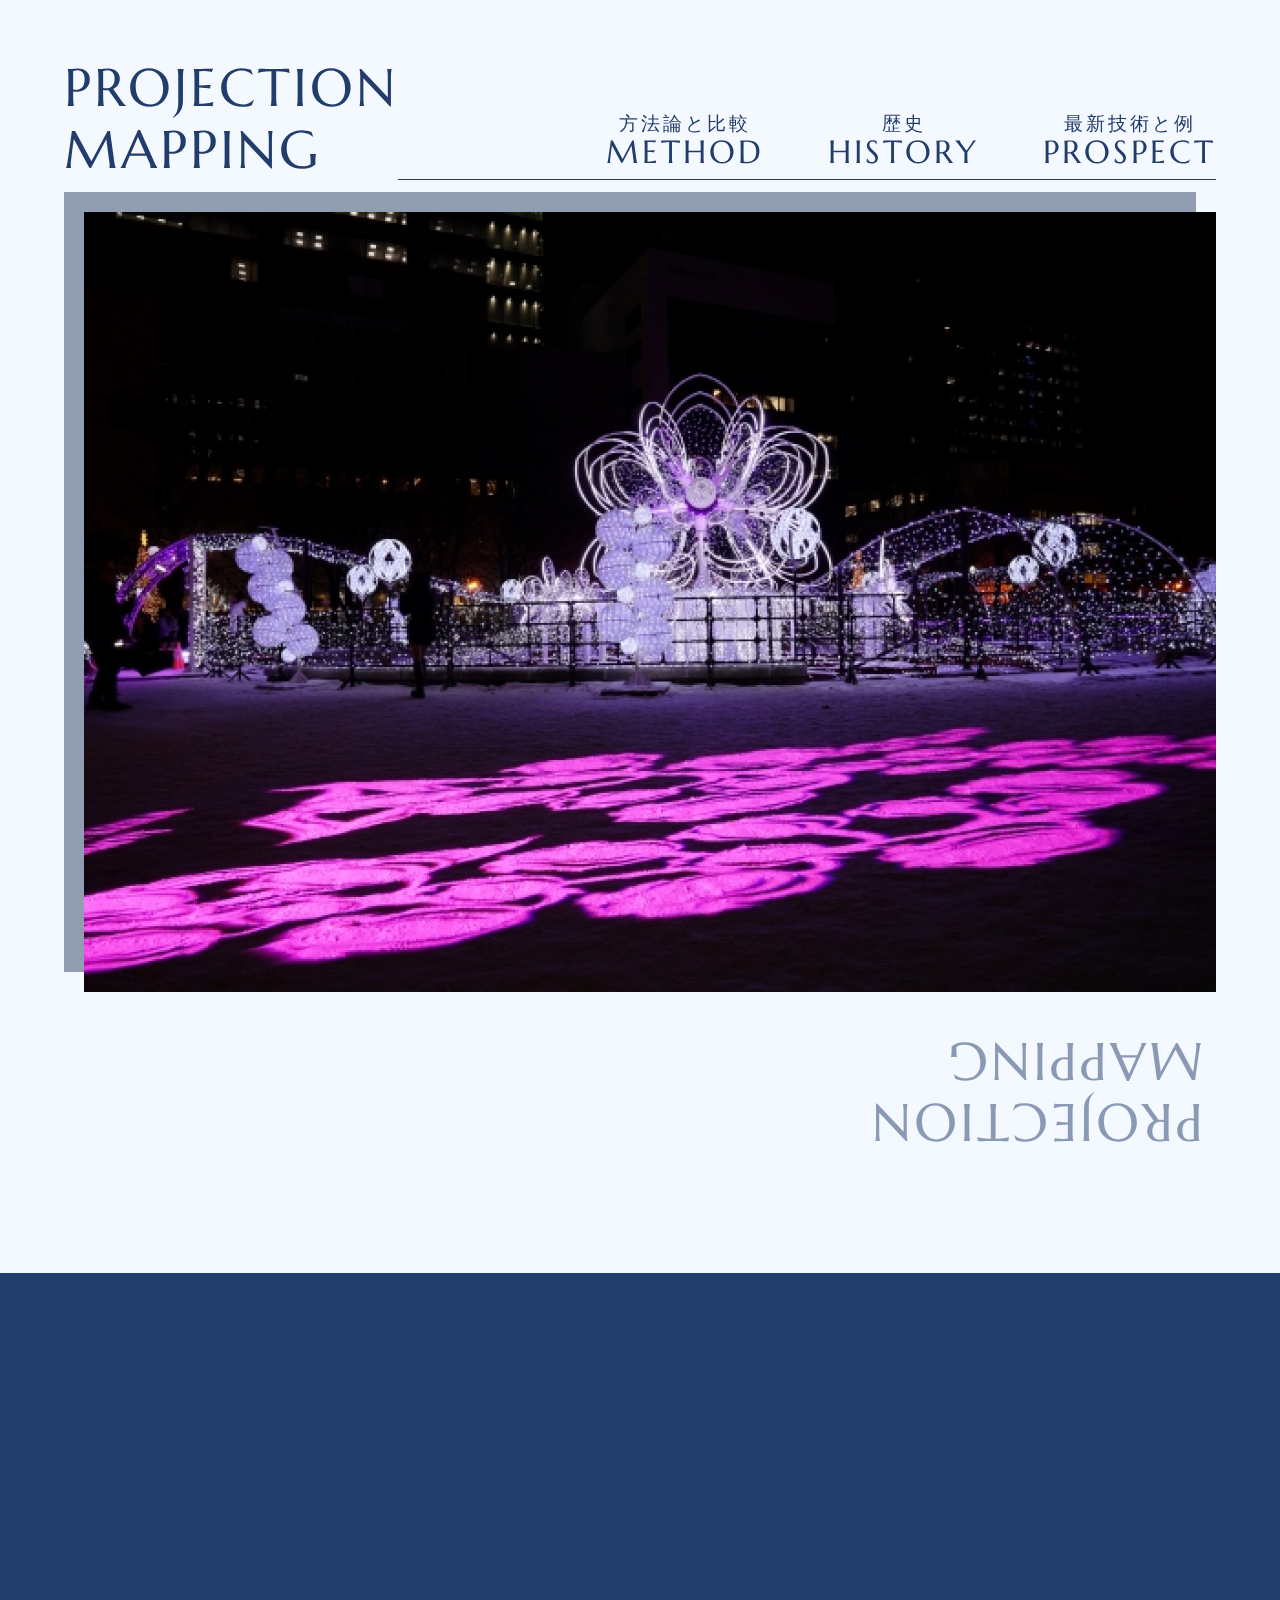
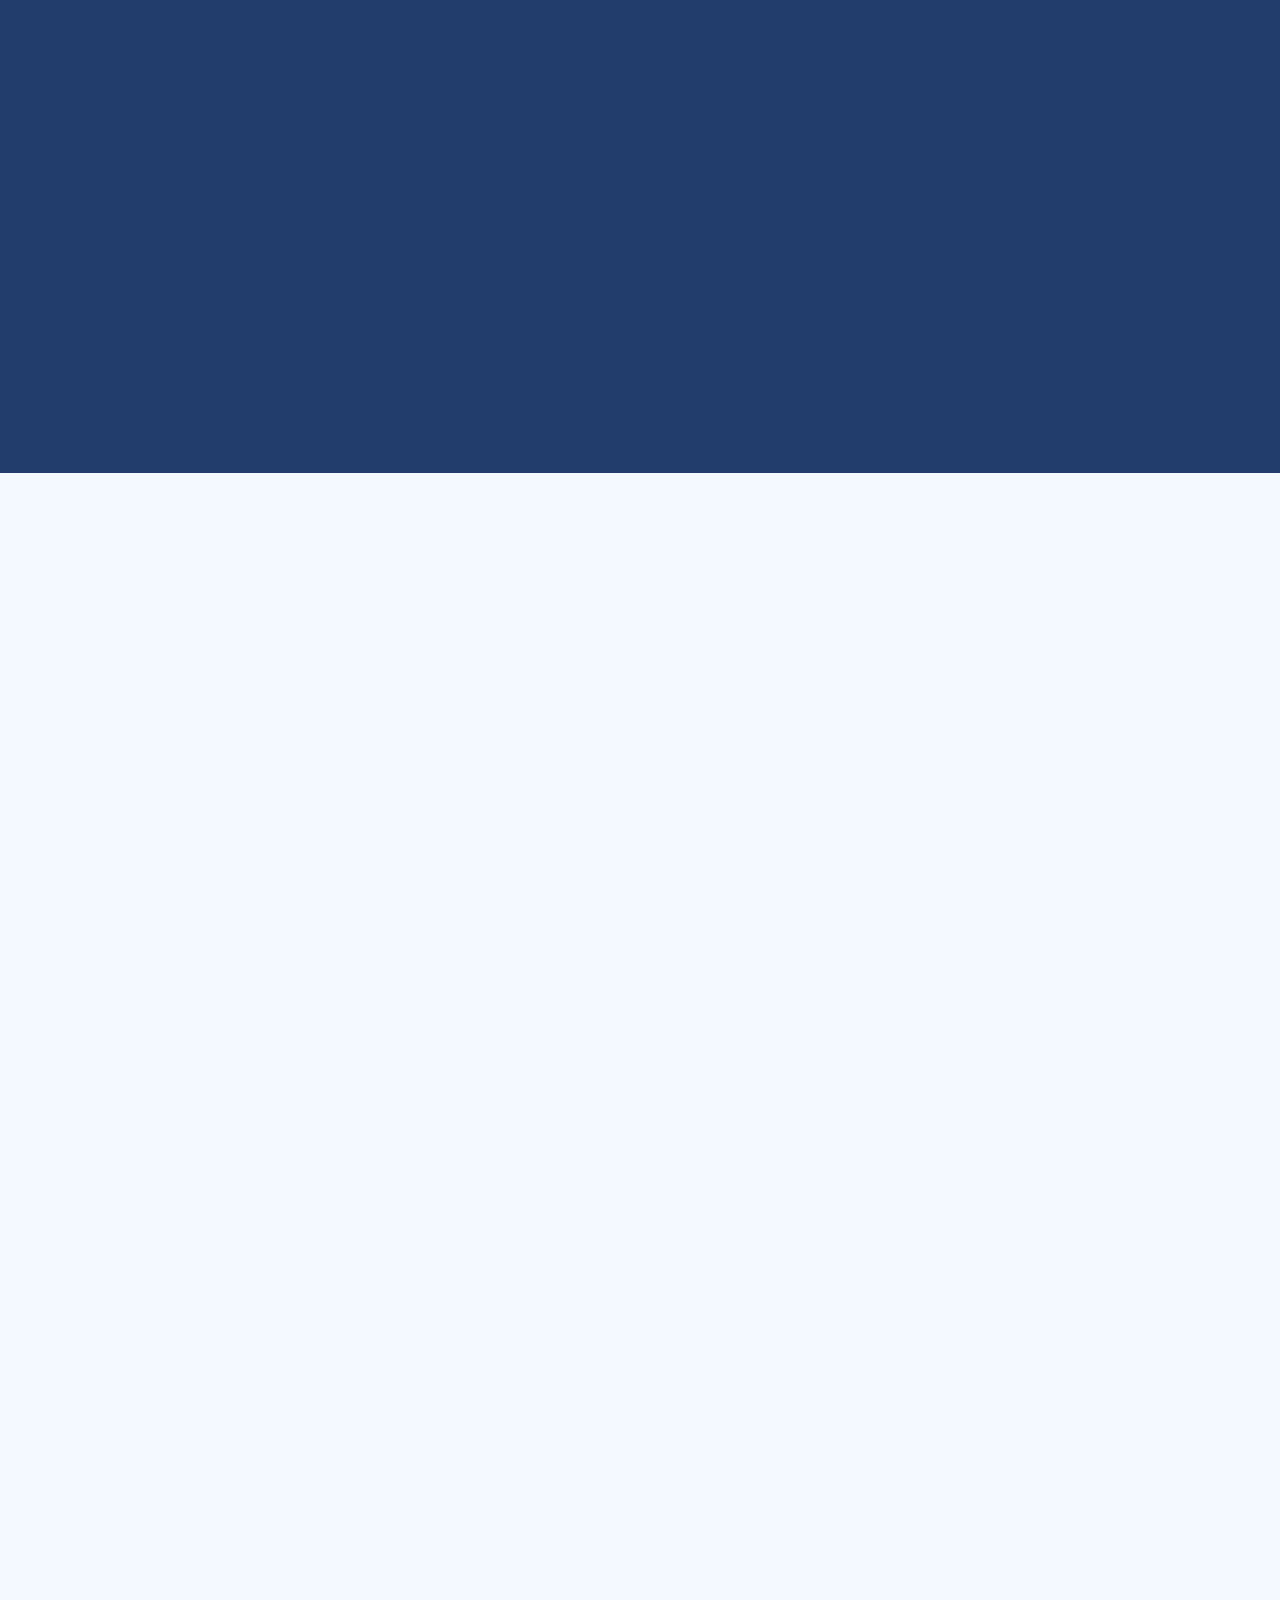
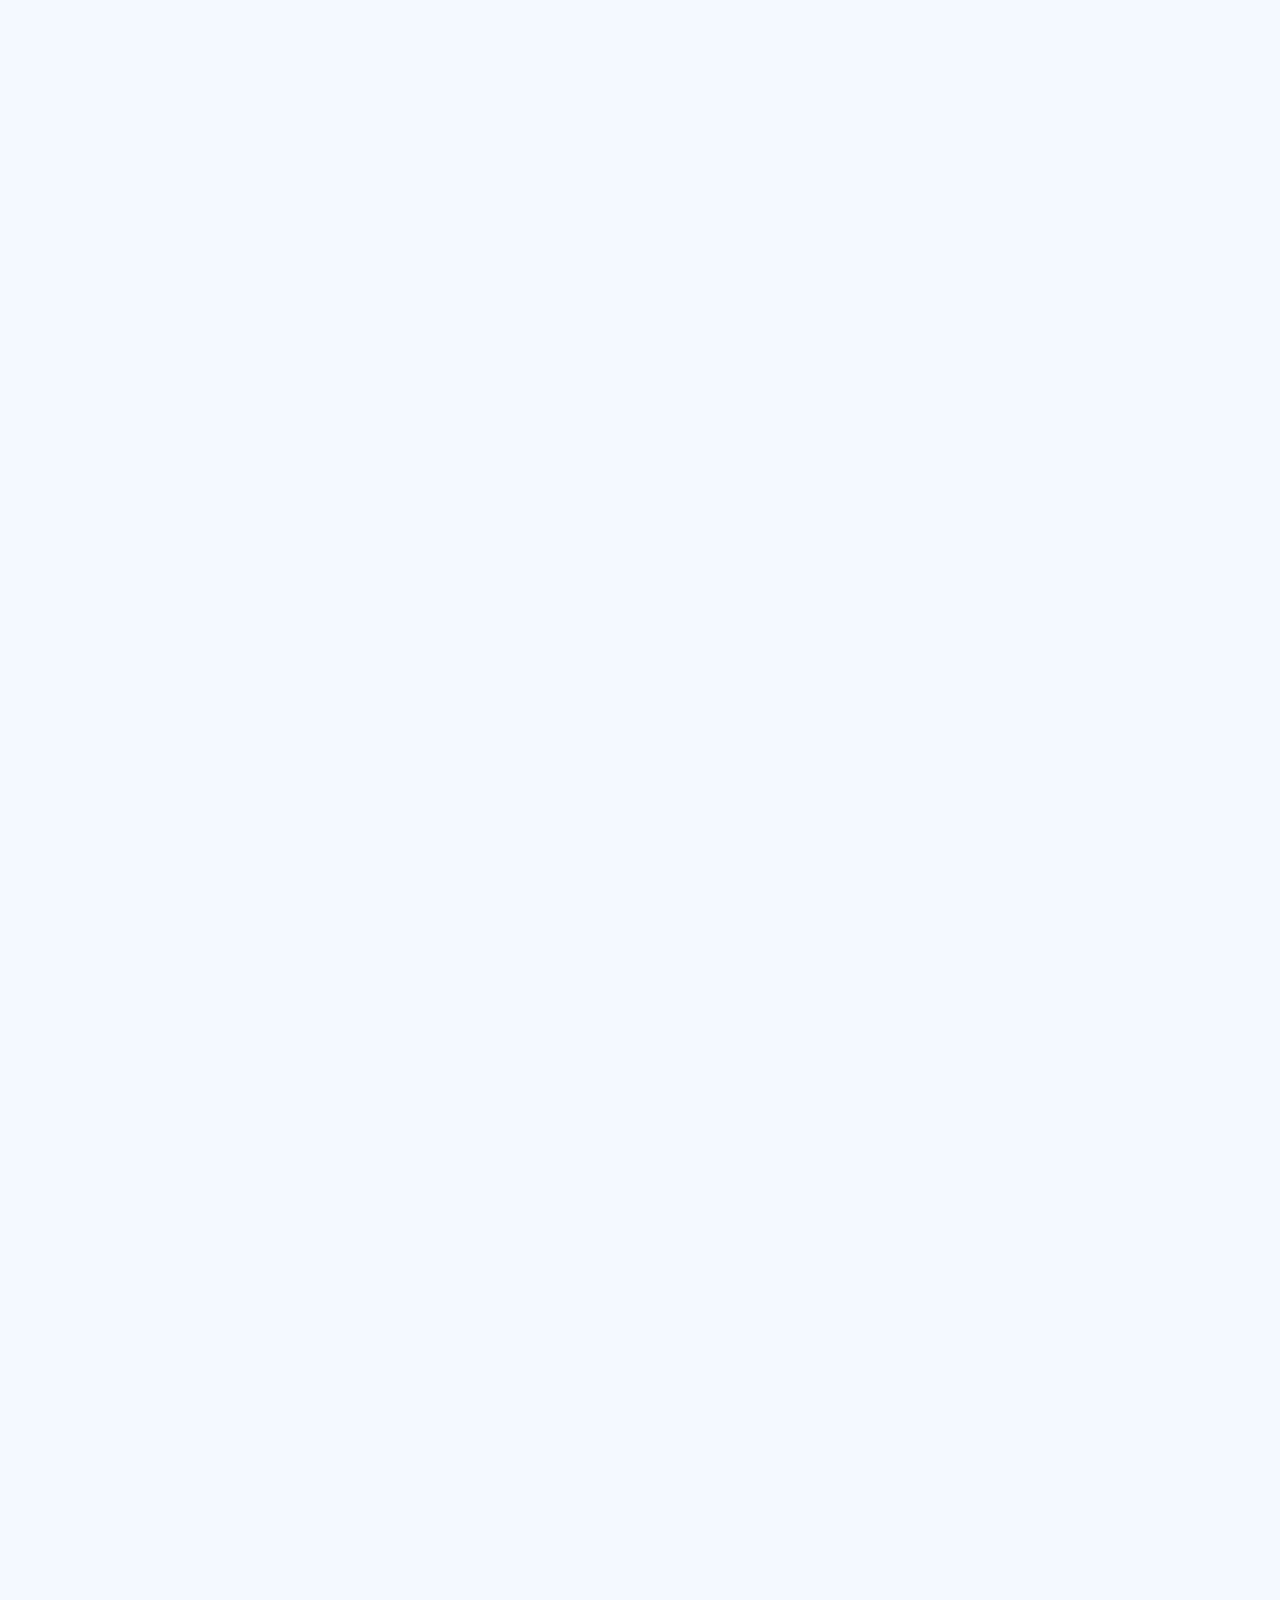
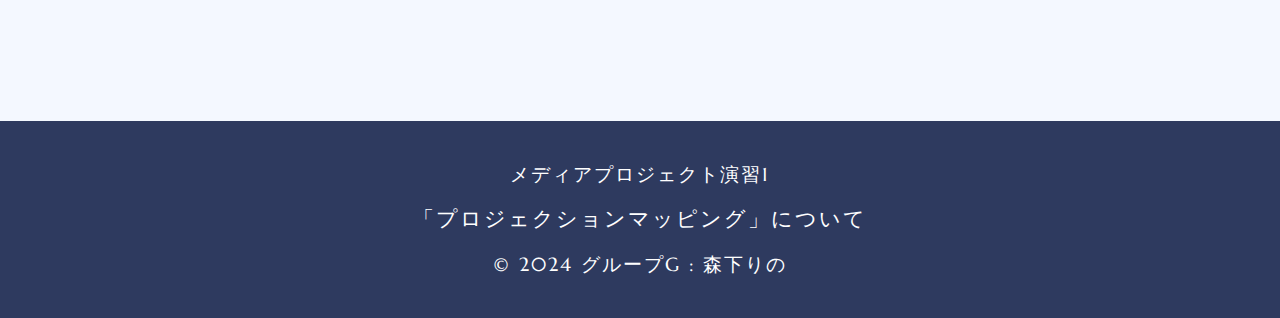
<file: index.html>
<!DOCTYPE HTML PUBLIC "-//W3C//DTD HTML 4.01 Transitional//EN">
<html>

<head>
    <meta charset="UTF-8">
    <link rel="preconnect" href="https://fonts.googleapis.com">
    <link rel="preconnect" href="https://fonts.gstatic.com" crossorigin>
    <link href="https://fonts.googleapis.com/css2?family=Marcellus+SC&family=Noto+Sans+JP&display=swap"
        rel="stylesheet">
    <title>website_G</title>
    <link rel="stylesheet" href="reset.css">
    <link rel="stylesheet" href="website_G.css">
    <meta name="viewport" content="width=device-width, initial-scale=1.0">
</head>

<script>document.addEventListener('DOMContentLoaded', () => {
        const objects = document.querySelectorAll('.scroll-in');

        const cb = function (entries, observer) {
            entries.forEach(entry => {
                console.log(`IsIntersecting: ${entry.isIntersecting}`, entry.target);
                if (entry.isIntersecting) {
                    entry.target.classList.add('displayed');
                    observer.unobserve(entry.target);
                }
            });
        };

        const options = {
            root: null,
            rootMargin: "0px",
            threshold: 0.1
        };

        const io = new IntersectionObserver(cb, options);

        objects.forEach(object => {
            io.observe(object);
        });
    });</script>

<body>

    <!--ヘッダー-->
    <header>
        <p class="title">PROJECTION <br> MAPPING </p>

        <nav class="nav">
            <ul class="menu-group">
                <li class="menu-item">
                    <div class="menu-item-sub">
                        <a href="method/projection.html">方法論と比較</a>
                        <div class="menu-item-main">
                            <a href="method/projection.html">METHOD</a>
                        </div>
                    </div>
                </li>
                <li class="menu-item">
                    <div class="menu-item-sub">
                        <a href="history/history.html">歴史</a>
                        <div class="menu-item-main">
                            <a href="history/history.html">HISTORY</a>
                        </div>
                    </div>
                </li>
                <li class="menu-item">
                    <div class="menu-item-sub">
                        <a href="prospect/prospect.html">最新技術と例</a>
                        <div class="menu-item-main">
                            <a href="prospect/prospect.html">PROSPECT</a>
                        </div>
                    </div>
                </li>
            </ul>
            <div class="line"></div>
        </nav>
    </header>

    <main>

        <!--ホーム-->
        <img src="photo/photo1.png" class="scroll-in" alt="MAPPING" width="90%" height="800"
            style="display: block; margin:0 auto;">

        <p class="main-title" style="margin-top: 3%; margin-right: 6%; transform: rotate(180deg); opacity: 0.5;">
            PROJECTION <br> MAPPING
        </p>

        <img src="photo/photo2.png" class="scroll-in" alt="Photo2"
            style="display: block; margin-top: -6.5%; margin-left: 5%;">


        <!--プロジェクションマッピングとは-->
        <section class="about-section">
            <div class="about-container">
                <p class="scroll-in sub-title">ABOUT</p>
                <br>
                <p class="scroll-in sub-strings">プロジェクションマッピングとは</p>
                <br><br><br>
                <div class="scroll-in about-line"></div>
                <p class="scroll-in sub-strings">
                    <br><br><br>
                    プロジェクションマッピングとは、実物と映像をシンクロさせる映像手法である。<br><br><br>
                    建築物や立体物などの凹凸のある面に映像を投映し、実物と映像を融合させることで<br><br><br>
                    物体が動いたり変形したり、自ら光を放っているように見せる幻想的な表現を実現する。<br><br><br>
                    プロジェクションマッピングは投映が終わればすぐ原状復帰できるのも大きな特徴である。<br><br><br>
                    建物に手を加える必要がないため、歴史的建造物などの演出をすることも適している。<br><br><br>
                </p>
                <br>
                <div class="scroll-in about-line"></div>
            </div>
        </section>

        <!--方法論と比較-->
        <p class="scroll-in sub-title" , style="margin-left: 5%">01</p>
        <p class="scroll-in sub-strings" , style="margin-left: 10%; margin-top: -2.5%;">方法論と比較</p>
        <div class="scroll-in method-line" , style="margin-left: 5%; margin-top: 1%;"></div>
        <a href="method/projection.html" class="scroll-in image-button">
            <img src="photo/photo3.svg" alt="Photo3" style="margin-left: 70%; margin-top: -4%;">
        </a>
        <p class="scroll-in sub-title" , style="margin-left: 5%; margin-top: -7%;">METHOD</p>

        <div class="scroll-in content-wrapper">
            <img src="photo/method.jpg" alt="Photo4" width="650" height="450" style="margin: 5%;">
            <div class="text-and-photo">
                <img src="photo/photo5.svg" class="scroll-in" alt="Photo5" width="377" height="379"
                    style="margin: 15%; margin-left: -10%;">
                <p class="scroll-in sub-strings" , style="margin-top: -100%;">
                    <strong>「プロジェクションマッピング」</strong><br><br><br>
                    において使われている、<br><br><br>
                    主な技術や方法論について<br><br><br>
                    他の技術との比較をまとめる<br><br><br>
                </p>
            </div>
        </div>

        <!--歴史-->
        <section class="scroll-in history-section">
            <p class="scroll-in sub-title" , style="margin-left: 5%">02</p>
            <p class="scroll-in vertical-sub-strings" , style="margin-left: 8%; margin-top: 1.5%;">歴史</p>
            <div class="scroll-in history-line" , style="margin-left: 13.75%; margin-top: -9%;"></div>
            <p class="sub-title" , style="margin-right:63%; margin-top: -12.5%;  transform: rotate(90deg);">HISTORY
            </p>
            <a href="history/history.html" class="scroll-in image-button">
                <img src="photo/photo3.svg" alt="Photo3" style="margin-top: 7%;">
            </a>
            <img src="photo/history.png" class="scroll-in" alt="Photo6" width="650" height="450"
                style="margin-left: 45%; margin-top: -40%;">
        </section>

        <p class="scroll-in sub-strings" , style="text-align: center; margin-top: 3%;">
            <strong>「プロジェクションマッピング」</strong>の歴史についてまとめ、歴史と共に技術の移り変わりを深掘りする
        </p>
        <img src="photo/photo7.svg" class="scroll-in" alt="Photo7"
            style="margin-left: 10%; margin-top: -15%; position: absolute; z-index: -1;">

        <!--最新技術と例-->
        <img src="photo/prospect.jpeg" class="scroll-in" alt="Photo8"
            style="margin-left: 8%; margin-top: 20%; position: relative;">

        <div class="scroll-in group-container" style="margin-top: -43%; position: relative;">
            <a href="prospect/prospect.html" class="scroll-in image-button">
                <img src="photo/photo10.svg" alt="Photo10" 
                    style="z-index: 1000; margin-left: 35%; margin-bottom: -7.5%; position: relative;">
            </a>
            <p class="scroll-in sub-title" style="margin-left: 75%;">03</p>
            <p class="scroll-in sub-strings" style="margin-left: 81%; margin-top: -2.0%;">最新技術と例</p>
            <br>
            <div class="scroll-in prospect-line" style="margin-left: 48%; z-index: -1; position: relative;"></div>
            <br>
            <p class="scroll-in sub-title" style="margin-left: 74%;">PROSPECT</p>
            <br><br><br>
            <img src="photo/photo9.svg" class="scroll-in" alt="Photo9"
                style="margin-left: 55%; position: absolute; z-index: -1;">
            <br><br><br>
            <p class="scroll-in sub-strings" style="margin-left: 55%;">
                <strong>「プロジェクションマッピング」</strong>にまつわる<br><br><br>
                先行研究や技術が実用されている例をあげながら<br><br><br>
                これからの技術展望とその例について取り上げる<br><br><br>
            </p>
        </div>

        <!--参考文献-->
        <p class="scroll-in sub-title" , style="margin-top: 15%; margin-left: 5%">04</p>
        <p class="scroll-in sub-strings" , style="margin-left: 11%; margin-top: -2.5%;">参考文献</p>
        <p class="scroll-in sub-title" , style="margin-left: 5%; margin-top: 1%;">REFERENCES</p>
        <div class="scroll-in method-line" , style="margin-left: 5%; margin-top: 1%;"></div>
        <a href="references/references.html#main" class="scroll-in image-button">
            <img src="photo/photo3.svg" alt="Photo3" style="margin-left: 70%; margin-top: -4%;">
        </a>
    </main>

    <!--フッター-->
    <footer class="footer">
        <div class="footer-content">
            <p class="sub2-strings">メディアプロジェクト演習1</p>
            <p class="sub-strings"><strong>「プロジェクションマッピング」</strong>について</p>
            <p class="sub2-strings">&copy; 2024 グループG : 森下りの</p>
        </div>
    </footer>
</body>

</html>
</file>
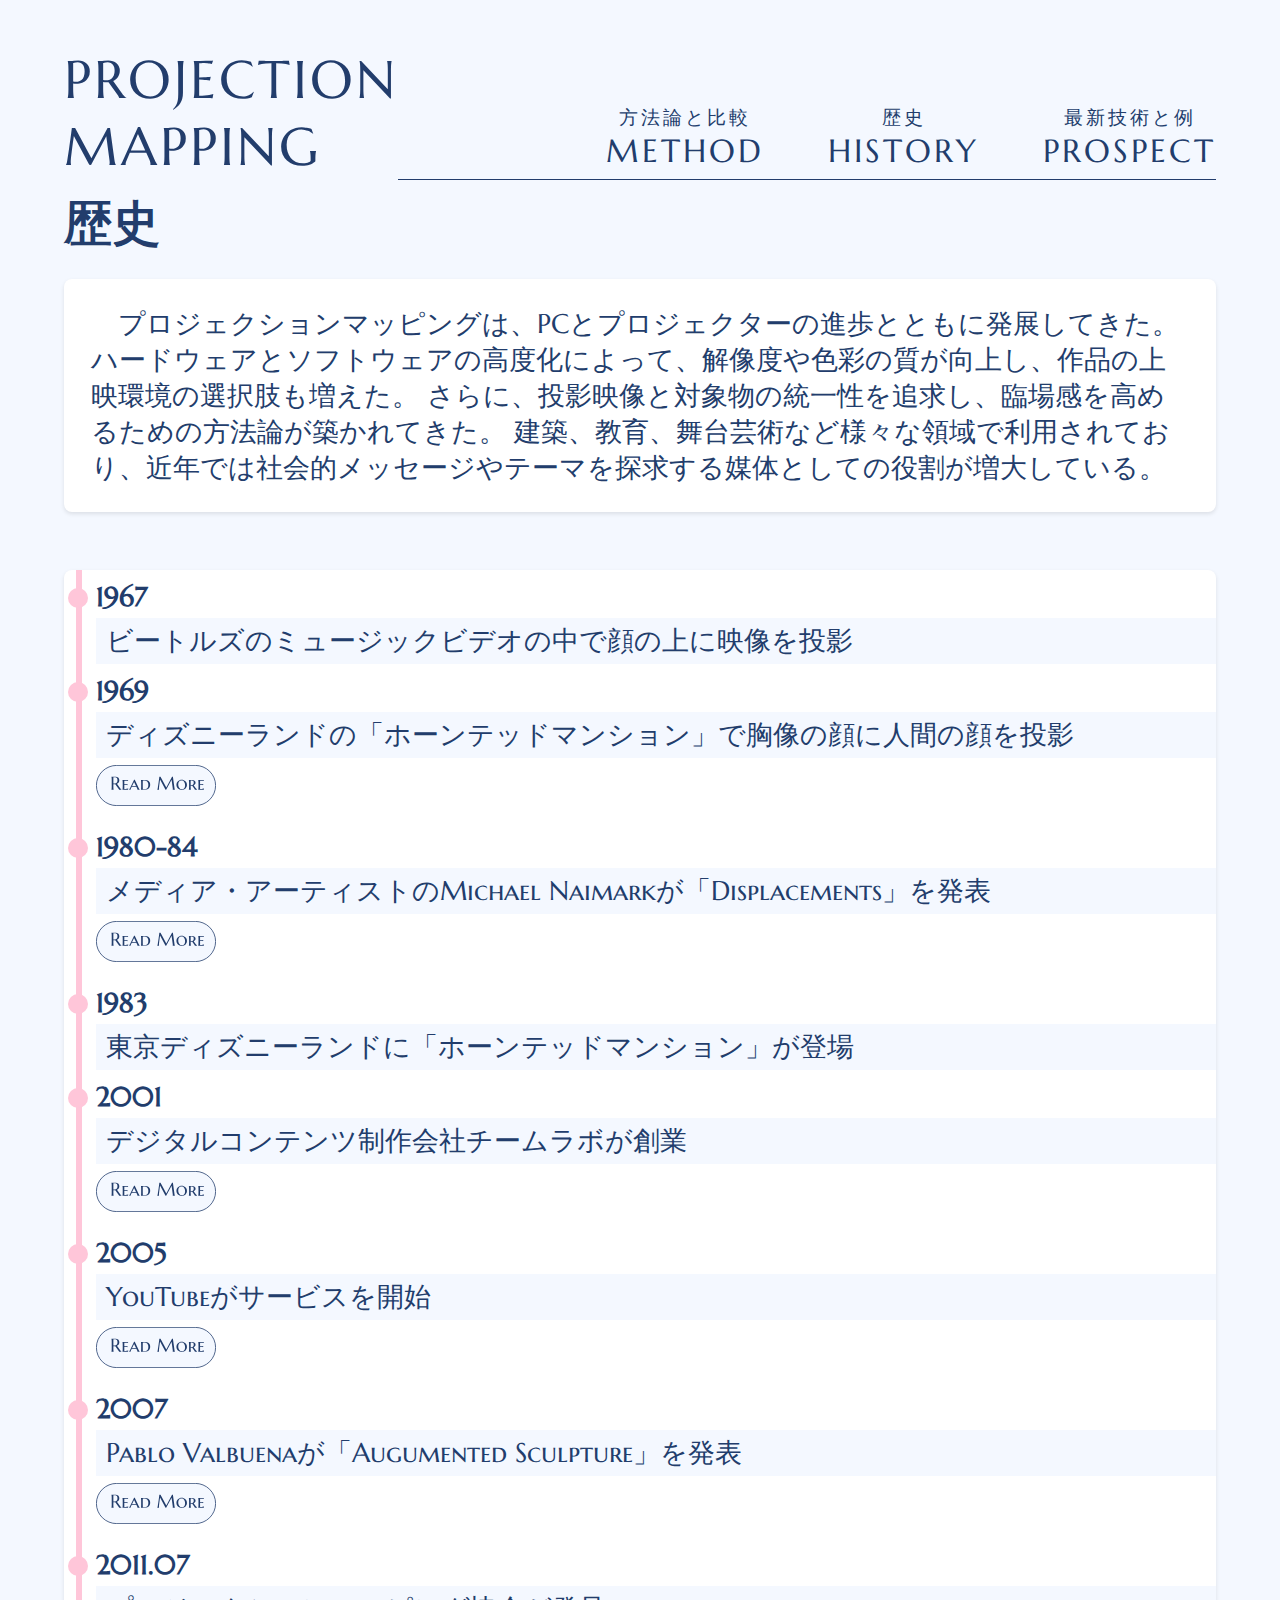
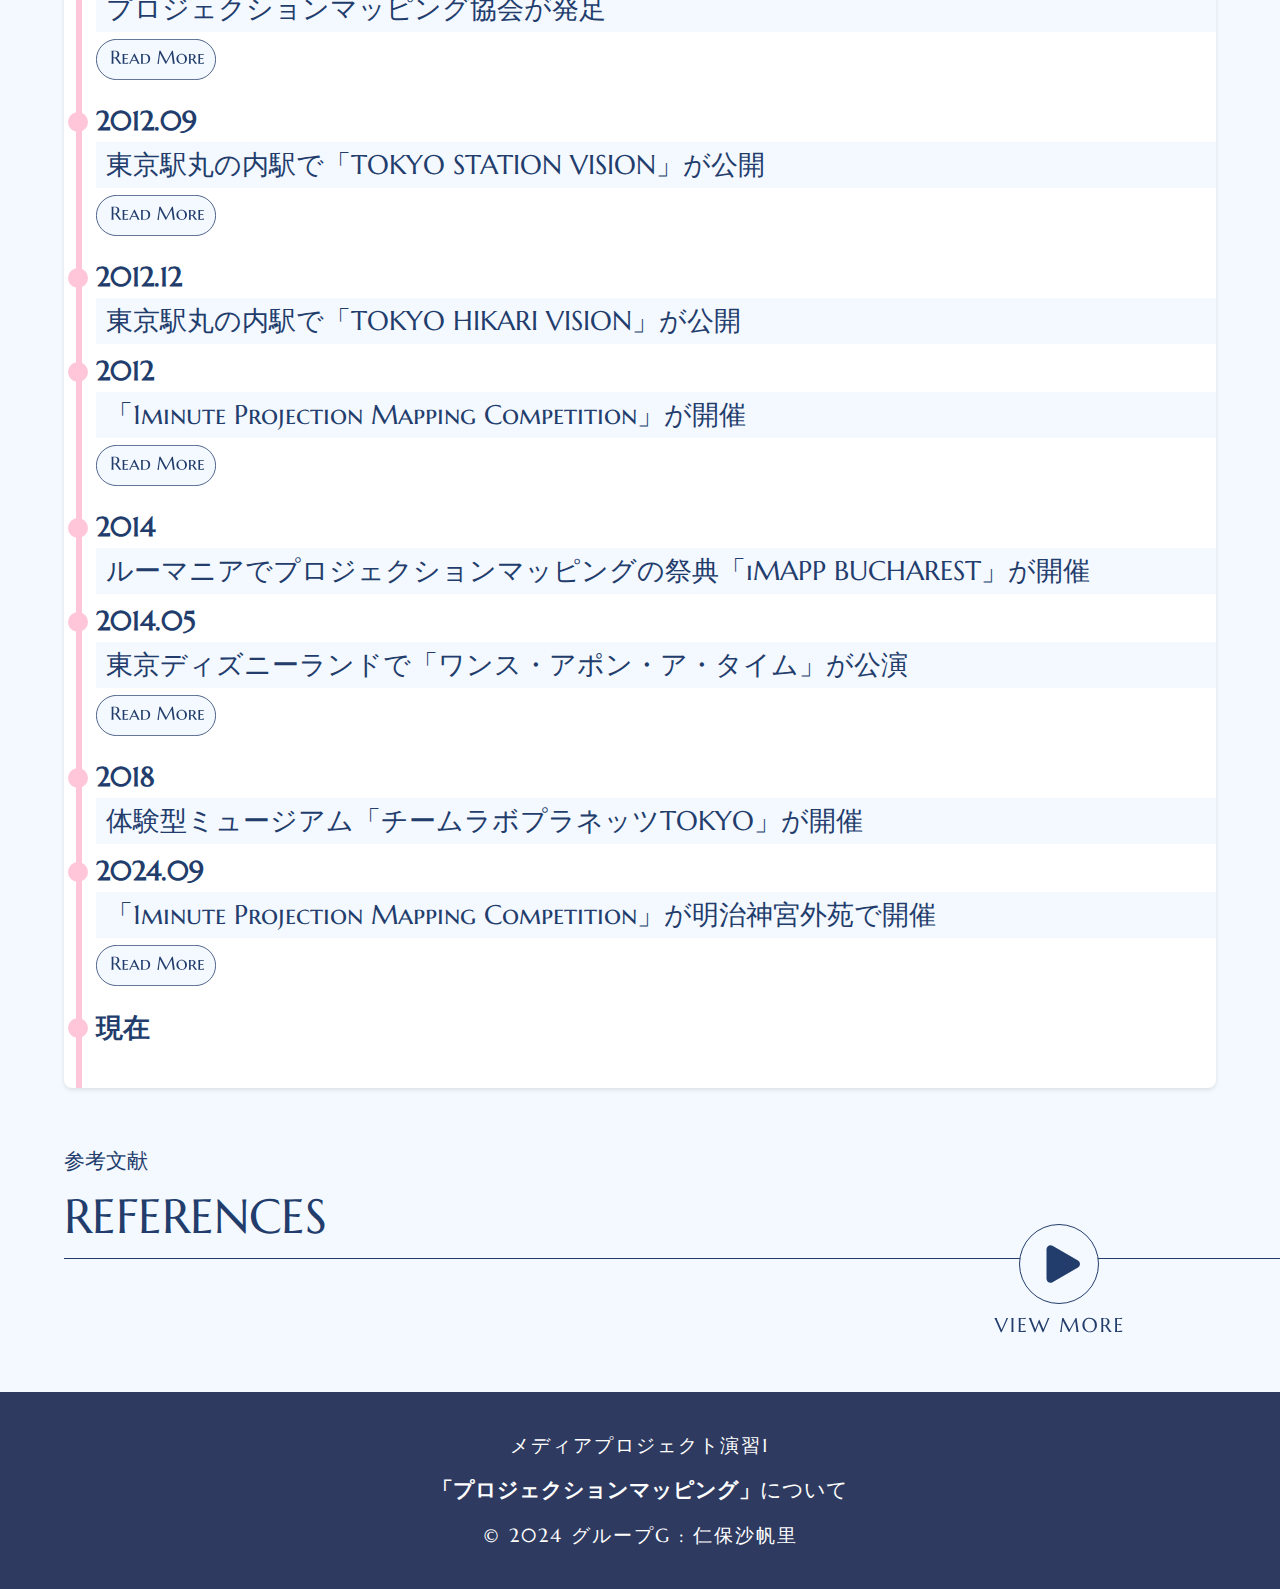
<file: history/history.html>
<!DOCTYPE HTML PUBLIC "-//W3C//DTD HTML 4.01 Transitional//EN">
<html>

<head>
    <meta charset="UTF-8">
    <link rel="preconnect" href="https://fonts.googleapis.com">
    <link rel="preconnect" href="https://fonts.gstatic.com" crossorigin>
    <link href="https://fonts.googleapis.com/css2?family=Marcellus+SC&display=swap" rel="stylesheet">
    <title>website_G</title>
    <link rel="stylesheet" href="website_G_niho.css">
</head>

<body>
    <!--ヘッダー-->
    <header>
        <p class="title" onclick="goHome()">PROJECTION <br> MAPPING </p>

        <script>
            function goHome() {
                // ホームページにリダイレクトするコード
                window.location.href = "../index.html";
            }
        </script>

        <nav class="nav">
            <ul class="menu-group">
                <li class="menu-item">
                    <div class="menu-item-sub">
                        <a href="../method/projection.html">方法論と比較</a>
                        <div class="menu-item-main">
                            <a href="../method/projection.html">METHOD</a>
                        </div>
                    </div>
                </li>
                <li class="menu-item">
                    <div class="menu-item-sub">
                        <a href="#">歴史</a>
                        <div class="menu-item-main">
                            <a href="#">HISTORY</a>
                        </div>
                    </div>
                </li>
                <li class="menu-item">
                    <div class="menu-item-sub">
                        <a href="../prospect/prospect.html">最新技術と例</a>
                        <div class="menu-item-main">
                            <a href="../prospect/prospect.html">PROSPECT</a>
                        </div>
                    </div>
                </li>
            </ul>
            <div class="line"></div>
        </nav>
    </header>

    <main>
        <h1 class= "sub-title">歴史</h1>
    
        <p class="p-strings">
            　プロジェクションマッピングは、PCとプロジェクターの進歩とともに発展してきた。
            ハードウェアとソフトウェアの高度化によって、解像度や色彩の質が向上し、作品の上映環境の選択肢も増えた。
            さらに、投影映像と対象物の統一性を追求し、臨場感を高めるための方法論が築かれてきた。
            建築、教育、舞台芸術など様々な領域で利用されており、近年では社会的メッセージやテーマを探求する媒体としての役割が増大している。
        </p>

        <div class="timeline-back">

            <div class="timeline-item">
                <div class="circle"></div>
                <div class="text"> 
                    <p class="date">1967</p>
                    <p class="content">ビートルズのミュージックビデオの中で顔の上に映像を投影</p>
                </div>
            </div>

            <div class="timeline-item">
                <div class="circle"></div>
                <div class="text"> 
                    <p class="date">1969</p>
                    <p class="content">ディズニーランドの「ホーンテッドマンション」で胸像の顔に人間の顔を投影</p>
                    <details>
                        <summary>
                            <button class="toggle-button">
                                <img src="Group 17.svg" alt="折りたたみボタン">
                            </button>
                        </summary>
                        <div class="detail">
                            <p class="movie">
                                　アメリカのディズニーランドに登場した「ホーンテッドマンション」では現在のプロジェクションマッピングに通ずる投影技術が使用された。
                                真っ白な胸像にその凹凸とぴったり合う映像を映し出すことで、その胸像がまるで話しているかのような不気味なシーンを演出している。
                                「ホーンテッドマンション」は1983年に東京ディズニーランドにも登場し、国内のプロジェクションマッピングの元祖と言われている。
                            </p>
                            <iframe width="448" height="252" src="https://www.youtube.com/embed/xk9fSNb5aNM?si=9EkznZuGsOVmtjiu" title="YouTube video player" frameborder="0" allow="accelerometer; autoplay; clipboard-write; encrypted-media; gyroscope; picture-in-picture; web-share" referrerpolicy="strict-origin-when-cross-origin" allowfullscreen></iframe>
                        </div>
                    </details>
                    
                </div>
            </div>
    
            <div class="timeline-item">
                <div class="circle"></div>
                <div class="text">
                    <p class="date">1980-84</p>
                    <p class="content">メディア・アーティストのMichael Naimarkが「Displacements」を発表</p>
                    <details>
                        <summary>
                            <button class="toggle-button">
                                <img src="Group 17.svg" alt="折りたたみボタン">
                            </button>
                        </summary>
                        <div class="detail">
                            <p class="de-p">
                                　この作品のなかで、Michael Naimarkはカメラで撮影したカラー画像を白色に塗った家具の位置や形状に合わせて投影した。
                                この作品はプロジェクションマッピングの元祖とも言われている。
                                しかし、現在主流となっている建築物の輪郭を映像でなぞる、映像で建物の影を出す、建物を凹ませるといった表現はほとんど使われておらず、
                                映像投影位置を立体物の形状に合わせて調整したり、大きな建物に投影したりという表現であった。
                                この頃から、プロジェクションマッピングの研究が活発化した。
                            </p>
                        </div>
                    </details>
                                   
                </div>
            </div>

            <div class="timeline-item">
                <div class="circle"></div>
                <div class="text">
                    <p class="date">1983</p>
                    <p class="content">東京ディズニーランドに「ホーンテッドマンション」が登場</p>               
                </div>
            </div>        
    
            <div class="timeline-item">
                <div class="circle"></div>
                <div class="text">
                    <p class="date">2001</p>
                    <p class="content">デジタルコンテンツ制作会社チームラボが創業</p>
                    <details>
                        <summary>
                            <button class="toggle-button">
                                <img src="Group 17.svg" alt="折りたたみボタン">
                            </button>
                        </summary>
                        <div class="detail">
                            <p class="de-p">
                                　チームラボは、WEBやアプリのデザイン、データ分析、インフラ構築、さらに映像制作や空間演出など多種多様の活動を行っている。
                                特にプロジェクションマッピングを多用した「デジタルアート」はメディアでも数多く取り上げられ、チームラボを象徴する事業となっている。
                            </p>
                        </div>
                    </details>
                    
                </div>
            </div>
    
            <div class="timeline-item">
                <div class="circle"></div>
                <div class="text">
                    <p class="date">2005</p>
                    <p class="content">YouTubeがサービスを開始</p>
                    <details>
                        <summary>
                            <button class="toggle-button">
                                <img src="Group 17.svg" alt="折りたたみボタン">
                            </button>
                        </summary>
                        <div class="detail">
                            <p class="de-p">
                                　YouTubeなどの動画配信サイトによって、プロジェクションマッピングのエンターテインメント性が注目を集め始める。
                                また、この頃に液晶プロジェクターの登場によって、画質や明るさが向上し、プロジェクションアートの応用範囲が広がった。
                            </p>
                        </div>
                    </details>
                    
                </div>
            </div>
    
            <div class="timeline-item">
                <div class="circle"></div>
                <div class="text">
                    <p class="date">2007</p>
                    <p class="content">Pablo Valbuenaが「Augumented Sculpture」を発表</p>
                    <details>
                        <summary>
                            <button class="toggle-button">
                                <img src="Group 17.svg" alt="折りたたみボタン">
                            </button>
                        </summary>
                        <div class="detail">
                            <p class="movie">
                                　これは、プロジェクターで影や光を投影し、現実空間に設置された彫刻が拡張していくように見せる作品である。
                                立体物が変形しているように鑑賞者を錯覚させる表現手法は、当時一般的なものではなく、メディアアート業界だけではなくCG業界映像にもインパクトを与えた。
                                この作品は、Ars Electronicaにて展示されるなど、メディアアートの中で非常に評価の高い作品である。
                            </p>
                            <iframe width="448" height="252" src="https://www.youtube.com/embed/5nzhV0x3_qM?si=UowzUZ6NUZeJXsIC" title="YouTube video player" frameborder="0" allow="accelerometer; autoplay; clipboard-write; encrypted-media; gyroscope; picture-in-picture; web-share" referrerpolicy="strict-origin-when-cross-origin" allowfullscreen></iframe>
                        </div>
                    </details>
                     
                </div>     
            </div>
    
            <div class="timeline-item">
                <div class="circle"></div>
                <div class="text">
                    <p class="date">2011.07</p>
                    <p class="content">プロジェクションマッピング協会が発足</p>
                    <details>
                        <summary>
                            <button class="toggle-button">
                                <img src="Group 17.svg" alt="折りたたみボタン">
                            </button>
                        </summary>
                        <div class="detail">
                            <p class="de-p">
                                　プロジェクションマッピング協会は、クリエイターのクリエイティブパワーを最大限に活用し、試行錯誤を経験したクリエーターやプロデューサーが中心となって技術の研究と普及啓発に努めている。
                                また、地域行政などとの連携を重視したプロジェクションマッピングや、高い質を維持するための人材教育を目的に設立・運営されている。
                                情報発信や業界支援、人材育成のためのセミナーなど様々な活動を行っている。
                            </p>
                    </details>  
                    
                </div>    
            </div>
    
            <div class="timeline-item">
                <div class="circle"></div>
                <div class="text">
                    <p class="date">2012.09</p>
                    <p class="content">東京駅丸の内駅で「TOKYO STATION VISION」が公開</p>
                    <details>
                        <summary>
                            <button class="toggle-button">
                                <img src="Group 17.svg" alt="折りたたみボタン">
                            </button>
                        </summary>
                        <div class="detail">
                            <p class="movie">
                                　東京駅丸の内駅舎保存・復原完成を記念した3Dプロジェクションマッピングイベントである。
                                東京駅丸の内駅舎という複雑で凹凸のある建物をスクリーンとして使用し、高精細フルCGによる美しい光を映し出した。
                                5名の映像作家が高精細フルCG映像にて制作し、全46台の超高輝度プロジェクターにより投影した。
                                「TOKYO STATION VISION」は、「時空を超えた旅」をテーマに、東京駅や鉄道をめぐる100年の歴史を描いており、2日間で2万人以上の観客が訪れた。
                                その3ヶ月後に「光の旅」をコンセプトに行われた「TOKYO HIKARI VISION」では、約23万人を動員した。
                                「TOKYO STATION VISION」と「TOKYO HIKARI VISION」は「3Dプロジェクションマッピング」が日本で注目されるきっかけとなった。
                            </p>
                            <iframe width="448" height="252" src="https://www.youtube.com/embed/MQ1djdXuo7g?si=lffIT7GxcYjk06KV" title="YouTube video player" frameborder="0" allow="accelerometer; autoplay; clipboard-write; encrypted-media; gyroscope; picture-in-picture; web-share" referrerpolicy="strict-origin-when-cross-origin" allowfullscreen></iframe>
                        </div>
                    </details> 
                    
                </div>         
            </div>
    
            <div class="timeline-item">
                <div class="circle"></div>
                <div class="text">
                    <p class="date">2012.12</p>
                    <p class="content">東京駅丸の内駅で「TOKYO HIKARI VISION」が公開</p>
                </div>
            </div>
    
            <div class="timeline-item">
                <div class="circle"></div>
                <div class="text">
                    <p class="date">2012</p>
                    <p class="content">「1minute Projection Mapping Competition」が開催</p>  
                    <details>
                        <summary>
                            <button class="toggle-button">
                                <img src="Group 17.svg" alt="折りたたみボタン">
                            </button>
                        </summary>
                        <div class="detail">
                            <p class="de-p">
                                　「1minute Projection Mapping Competition」は、プロジェクションマッピング協会が2012年より企画開催している日本発・世界最大級のプロジェクションマッピング国際大会である。
                                プロアマ問わず参加可能で、上位入賞者が世界を舞台に活躍するきっかけになるなど、世界的にも影響力のある映像祭典である。
                                毎回異なるテーマと、1分台という短いプロジェクションマッピング作品で世界一を競う。
                            </p>  
                    </details>
                    
                </div>
            </div>
    
            <div class="timeline-item">
                <div class="circle"></div>
                <div class="text">
                    <p class="date">2014</p>
                    <p class="content">ルーマニアでプロジェクションマッピングの祭典「iMAPP BUCHAREST」が開催</p>    
                </div>
            </div>
    
            <div class="timeline-item">
                <div class="circle"></div>
                <div class="text">
                    <p class="date">2014.05</p>
                    <p class="content">東京ディズニーランドで「ワンス・アポン・ア・タイム」が公演</p>
                    <details>
                        <summary>
                            <button class="toggle-button">
                                <img src="Group 17.svg" alt="折りたたみボタン">
                            </button>
                        </summary>
                        <div class="detail">
                            <p class="de-p">
                                　東京ディズニーランドのエンターテインメントショー「ワンス・アポン・ア・タイム」では、シンデレラ城の壁面に映像が投影された。
                                これは東京ディズニーリゾートのエンターテインメントプログラムで、プロジェクションマッピングの初めての導入になった。
                            </p>  
                    </details>
                    
                </div>
            </div>
    
            <div class="timeline-item">
                <div class="circle"></div>
                <div class="text">
                    <p class="date">2018</p>
                    <p class="content">体験型ミュージアム「チームラボプラネッツTOKYO」が開催</p>    
                </div>
            </div>
    
            <div class="timeline-item">
                <div class="circle"></div>
                <div class="text">
                    <p class="date">2024.09</p>
                    <p class="content">「1minute Projection Mapping Competition」が明治神宮外苑で開催</p> 
                    <details>
                        <summary>
                            <button class="toggle-button">
                                <img src="Group 17.svg" alt="折りたたみボタン">
                            </button>
                        </summary>
                        <div class="detail">
                            <p class="movie">
                                　「1minute Projection Mapping Competition」が、明治神宮外苑の聖徳記念絵画館を舞台に開催された。
                                幅112メートル、高さ32メートルの巨大建造物である聖徳記念絵画館をキャンバスにして、テーマの「鏡」に沿った表現を競った。
                                世界56の国または地域から278組のエントリーが寄せられ、14か国、18組のクリエイターがファイナリストに選ばれた。
                                グランプリは田中健太郎さんの作品「Room 808」に決定した。
                            </p>  
                            <iframe width="448" height="252" src="https://www.youtube.com/embed/W-_cZQ7mqhw?si=74E7NhycJG_ytqSU" title="YouTube video player" frameborder="0" allow="accelerometer; autoplay; clipboard-write; encrypted-media; gyroscope; picture-in-picture; web-share" referrerpolicy="strict-origin-when-cross-origin" allowfullscreen></iframe>
                    </details>     
                       
                </div>
            </div>

            <div class="timeline-item">
                <div class="circle"></div>
                <div class="text">
                    <p class="date">現在</p>    
                </div>
            </div>

        </div>

        <!--参考文献-->
        <p class="sub-strings" , style="margin-top: 5%;">参考文献</p>
        <p class="sub-title" , style="margin-top: 1%;">REFERENCES</p>
        <div class="method-line" , style="margin-top: 1%;"></div>
        <a href="../references/references.html#history" class="image-button">
            <img src="photo3.svg" alt="Photo3" style="margin-left: 70%; margin-top: -4%;">
        </a>
    
    </main>

    <script>
        document.querySelectorAll('details summary').forEach((summary) => {//マウスがボタンの上に来た時に表示
            summary.addEventListener('click', (event) => {
                event.preventDefault(); // デフォルト動作を無効化
            });

            summary.querySelector('.toggle-button').addEventListener('click', (event) => {
                const details = summary.parentElement;
                details.open = !details.open; 
                event.stopPropagation(); // イベントのバブリングを防止
            });
        });
    </script>

    <!--フッター-->
    <footer class="footer">
        <div class="footer-content">
            <p class="sub2-strings">メディアプロジェクト演習1</p>
            <p class="sub-strings"><strong>「プロジェクションマッピング」</strong>について</p>
            <p class="sub2-strings">&copy; 2024 グループG : 仁保沙帆里</p>
        </div>
    </footer>
</body>

</html>
</file>
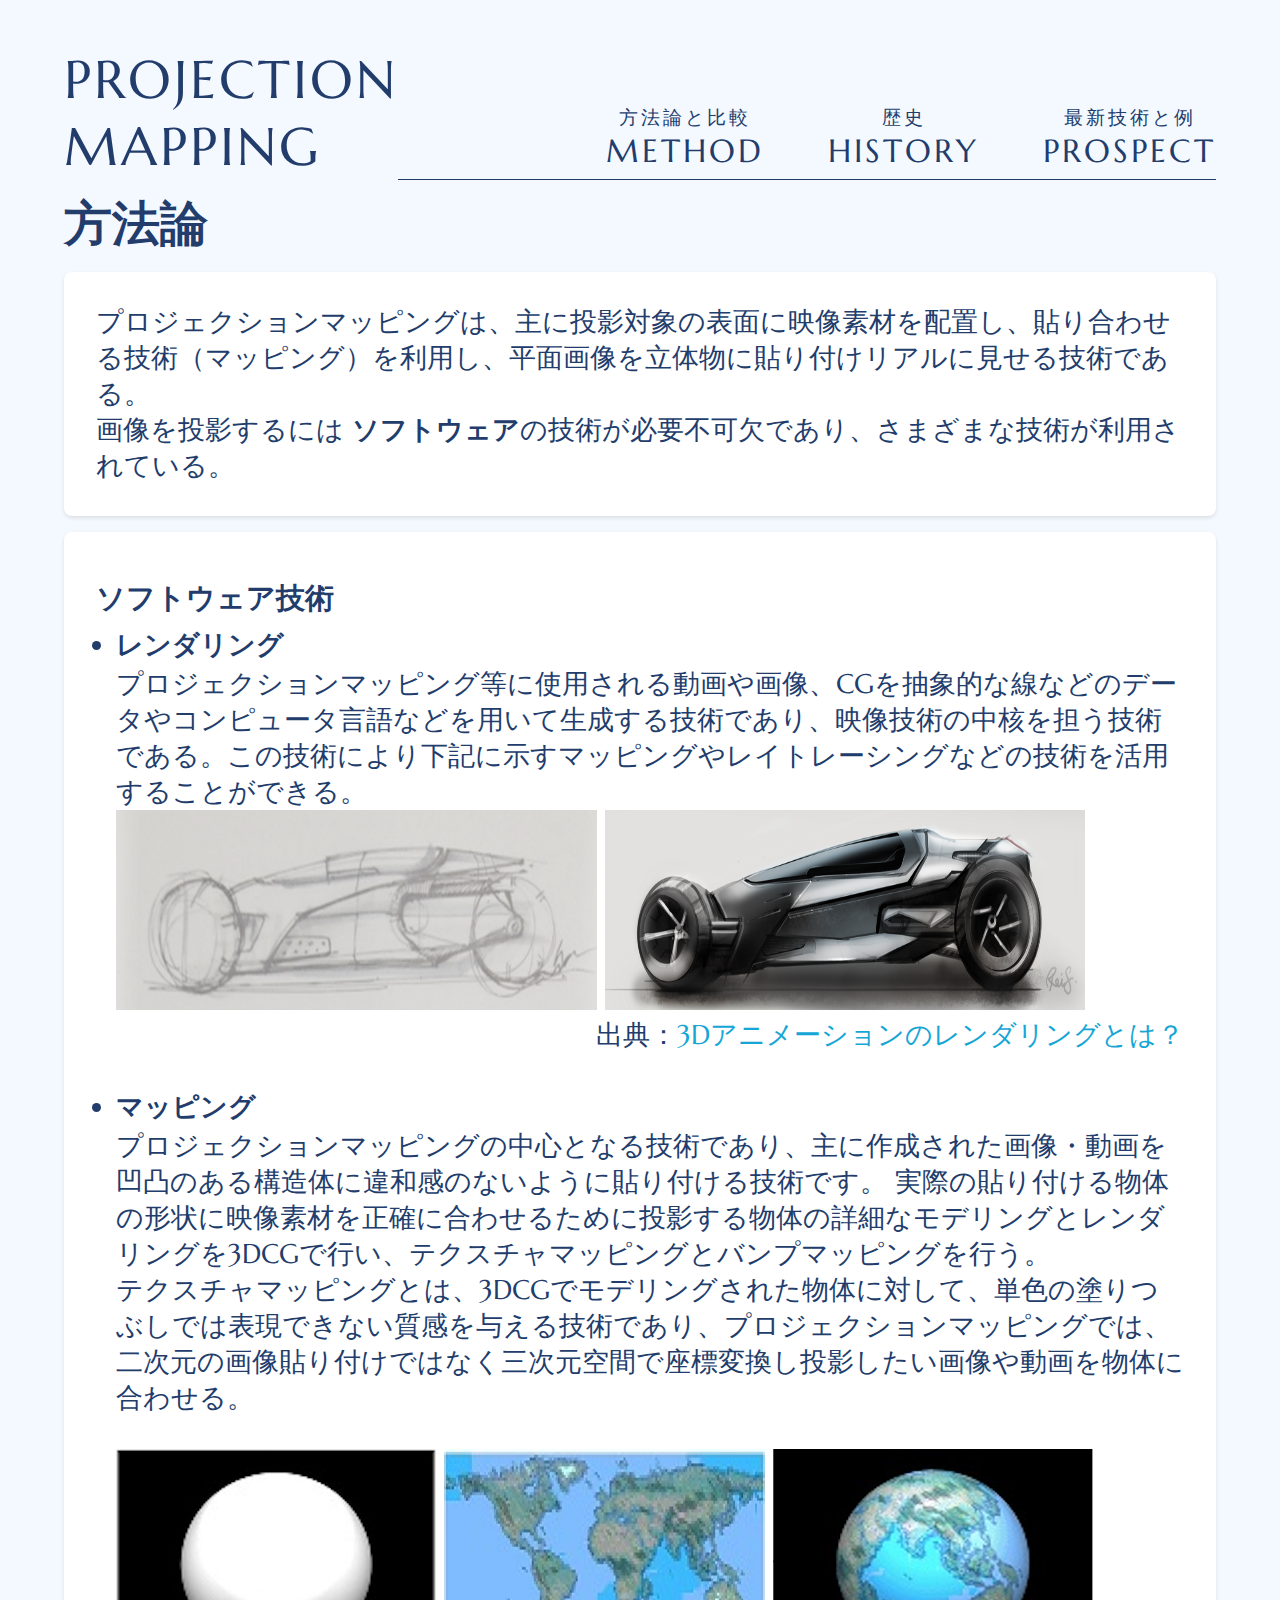
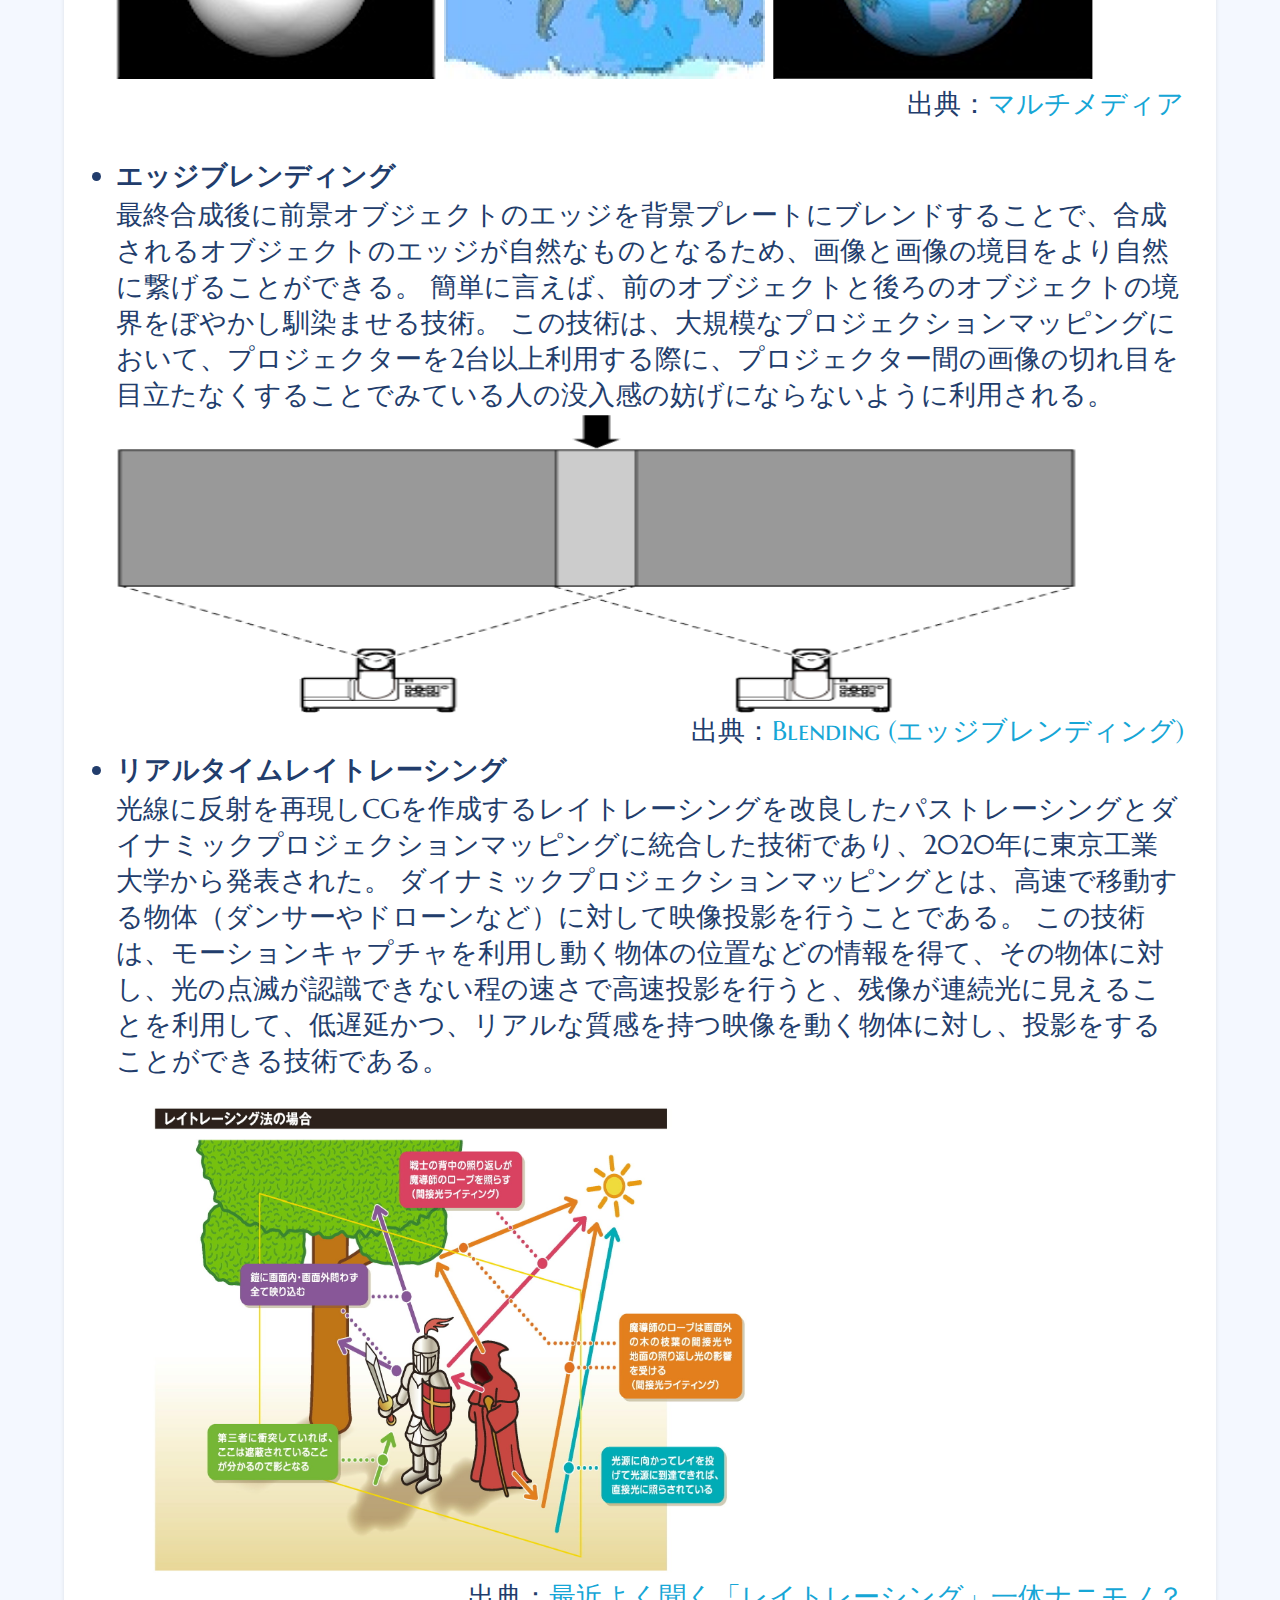
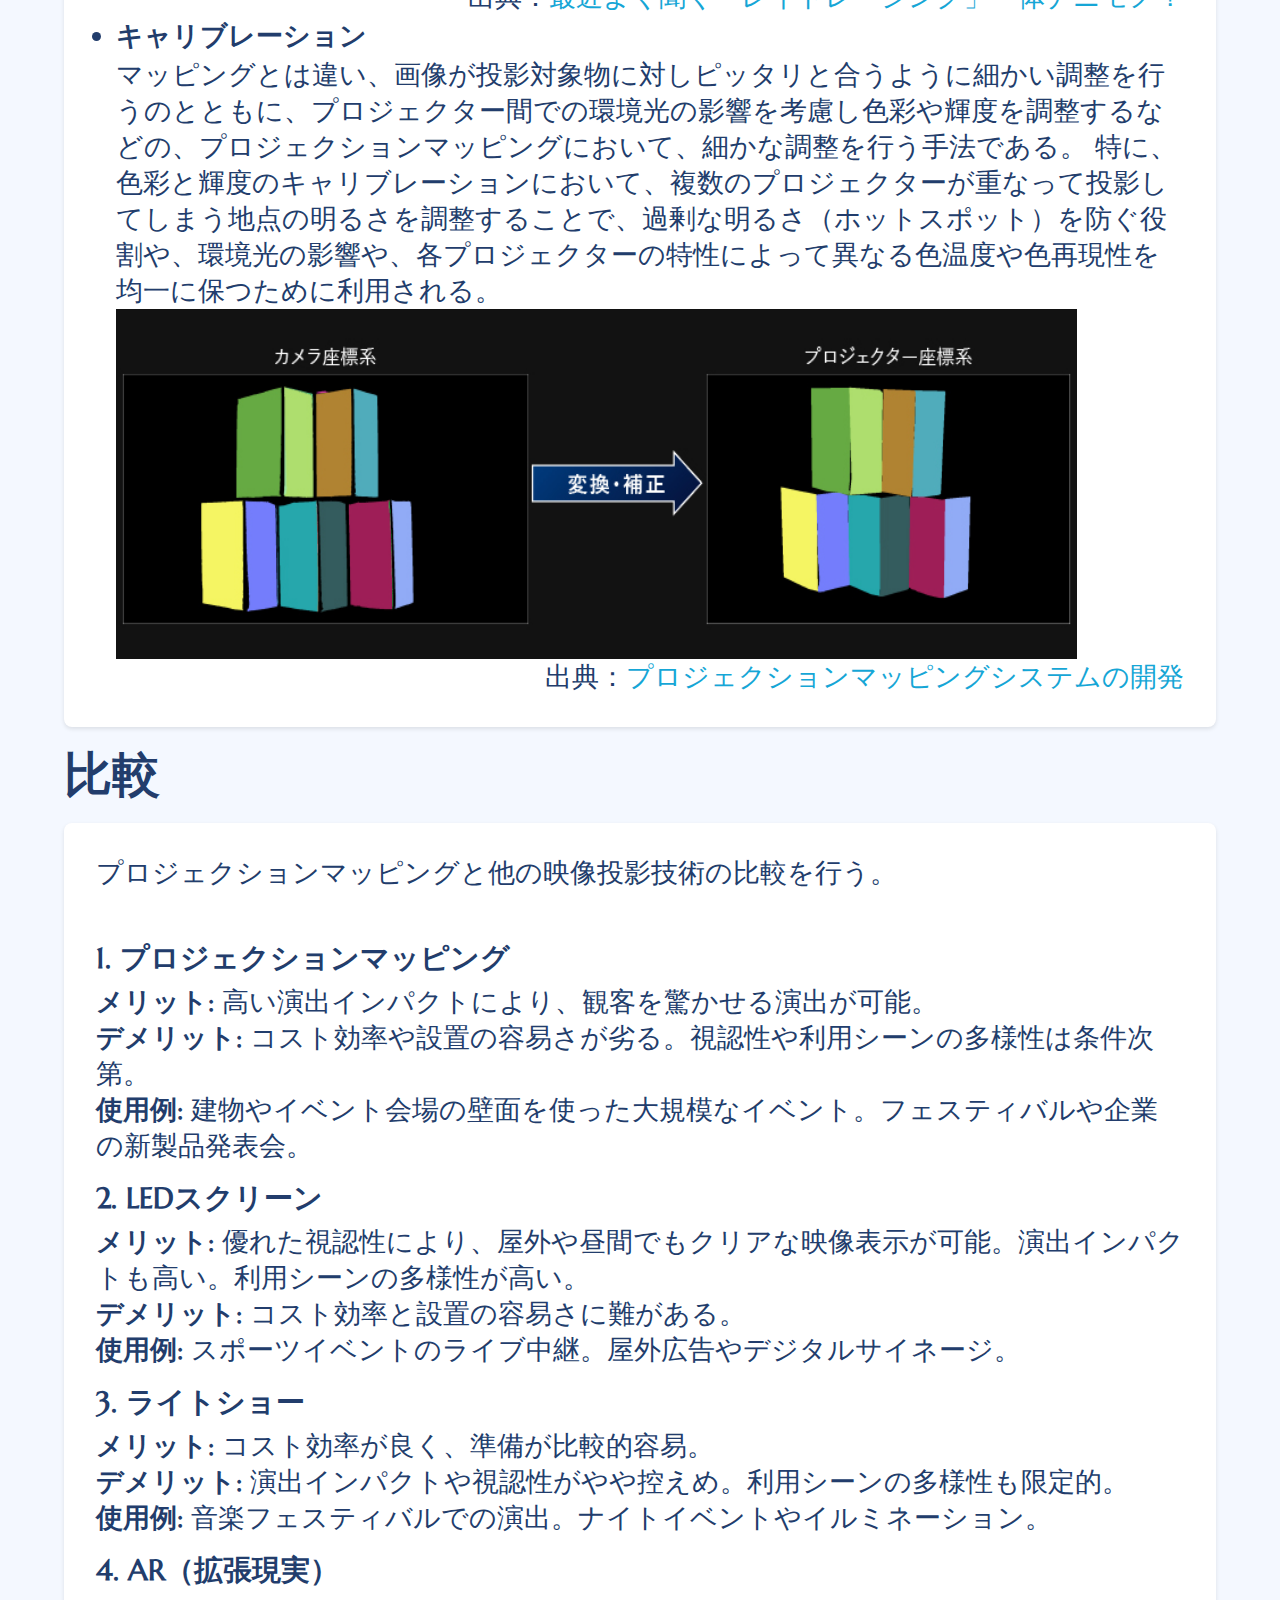
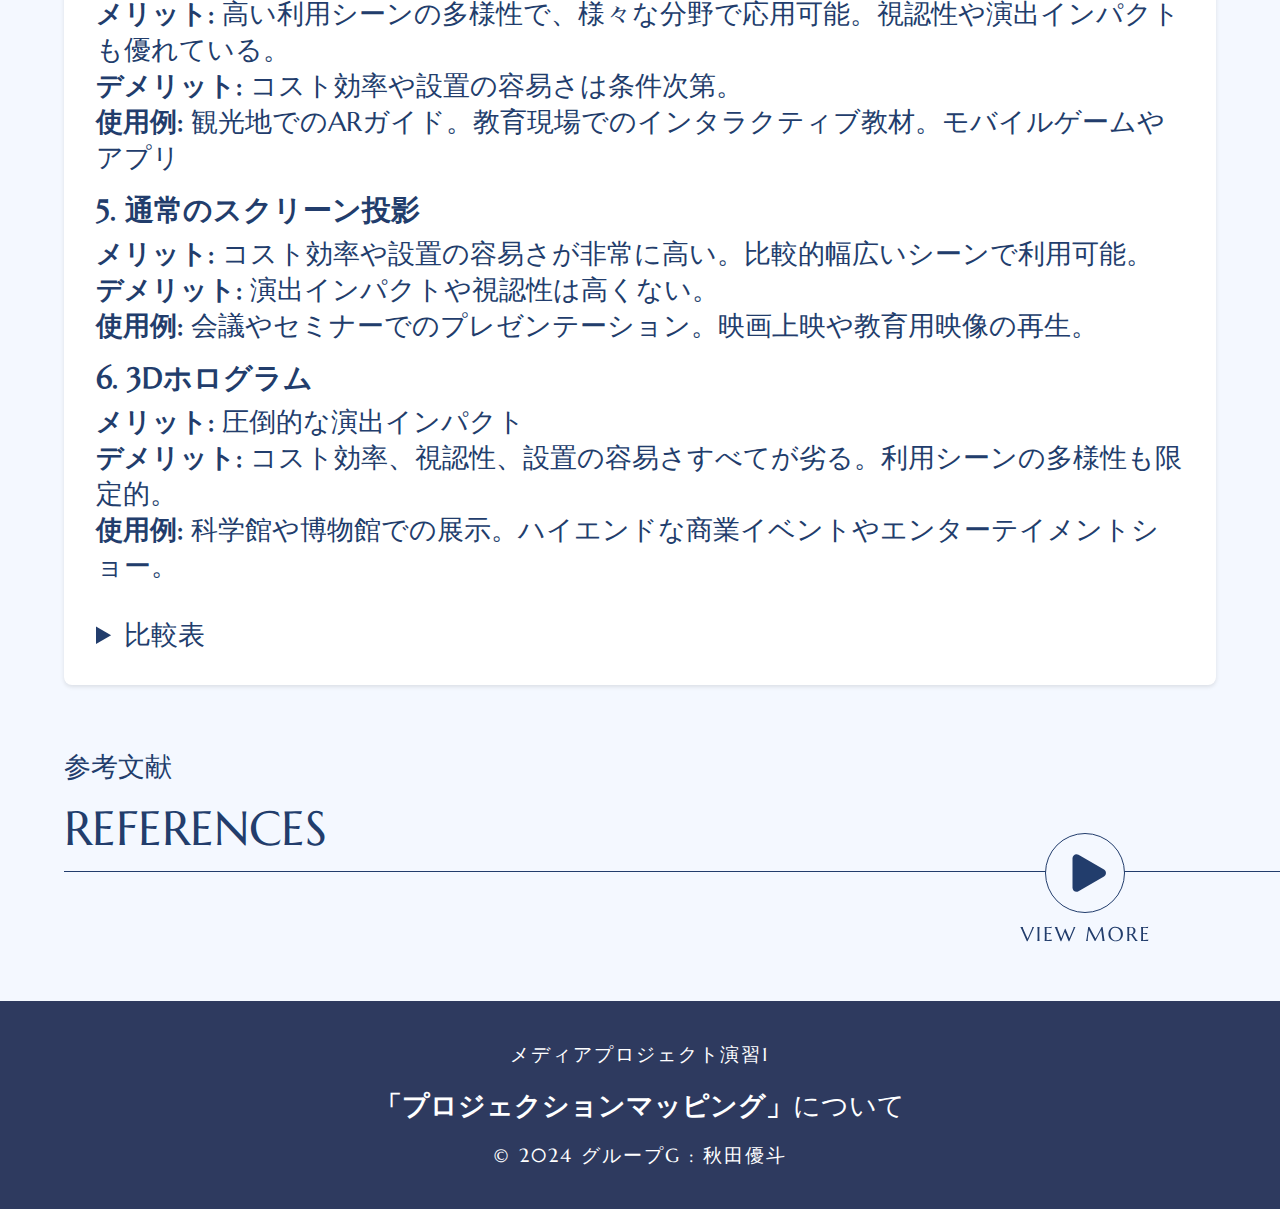
<file: method/projection.html>
<body>
    <!DOCTYPE HTML PUBLIC "-//W3C//DTD HTML 4.01 Transitional//EN">
    <html>

    <head>
        <meta charset="UTF-8">
        <link rel="preconnect" href="https://fonts.googleapis.com">
        <link rel="preconnect" href="https://fonts.gstatic.com" crossorigin>
        <link href="https://fonts.googleapis.com/css2?family=Marcellus+SC&display=swap" rel="stylesheet">
        <title>website_G</title>
        <link rel="stylesheet" href="website_G_yuto.css">
    </head>

    <body>
        <header>
            <p class="title" onclick="goHome()">PROJECTION <br> MAPPING </p>

            <script>
                function goHome() {
                    // ホームページにリダイレクトするコード
                    window.location.href = "../index.html";
                }
            </script>

            <nav class="nav">
                <ul class="menu-group">
                    <li class="menu-item">
                        <div class="menu-item-sub">
                            <a href="#">方法論と比較</a>
                            <div class="menu-item-main">
                                <a href="#">METHOD</a>
                            </div>
                        </div>
                    </li>
                    <li class="menu-item">
                        <div class="menu-item-sub">
                            <a href="../history/history.html">歴史</a>
                            <div class="menu-item-main">
                                <a href="../history/history.html">HISTORY</a>
                            </div>
                        </div>
                    </li>
                    <li class="menu-item">
                        <div class="menu-item-sub">
                            <a href="../prospect/prospect.html">最新技術と例</a>
                            <div class="menu-item-main">
                                <a href="../prospect/prospect.html">PROSPECT</a>
                            </div>
                        </div>
                    </li>
                </ul>
                <div class="line"></div>
            </nav>
        </header>

        <main>
            <h1 class="sub-title">方法論</h1>
            <section id="methodology">


                <p class="sub-strings">
                    プロジェクションマッピングは、主に投影対象の表面に映像素材を配置し、貼り合わせる技術（マッピング）を利用し、平面画像を立体物に貼り付けリアルに見せる技術である。<br>
                    画像を投影するには <strong>ソフトウェア</strong>の技術が必要不可欠であり、さまざまな技術が利用されている。<br>
                    <!--セクション三つに分けてます,ワンチャン足りなそうならハードウェアも描く -->
                    <!--ソフトウェアセクション -->
                </p>
            </section>
            <section id="methodology">
                <h2>ソフトウェア技術</h2>
                <p class="sub-strings">
                <ul>
                    <li>
                        <h3><strong>レンダリング</strong></h3>

                        プロジェクションマッピング等に使用される動画や画像、CGを抽象的な線などのデータやコンピュータ言語などを用いて生成する技術であり、映像技術の中核を担う技術である。この技術により下記に示すマッピングやレイトレーシングなどの技術を活用することができる。
                        <br>
                        <img src="photo/render,car.png" alt="レンダリング" width="45%" height="200">
                        <img src="photo/render,line.png" alt="レンダリング" width="45%" height="200">
                        <br>
                        <div style="text-align: right;">
                            出典：<a
                                href="https://3d-modely.com/blog/how-to/post-1555/">3Dアニメーションのレンダリングとは？</a>
                        </div>
                        <br>
                    <li>
                        <h3><strong>マッピング</strong></h3>
                        プロジェクションマッピングの中心となる技術であり、主に作成された画像・動画を凹凸のある構造体に違和感のないように貼り付ける技術です。
                        実際の貼り付ける物体の形状に映像素材を正確に合わせるために投影する物体の詳細なモデリングとレンダリングを3DCGで行い、テクスチャマッピングとバンプマッピングを行う。<br>
                        テクスチャマッピングとは、3DCGでモデリングされた物体に対して、単色の塗りつぶしでは表現できない質感を与える技術であり、プロジェクションマッピングでは、二次元の画像貼り付けではなく三次元空間で座標変換し投影したい画像や動画を物体に合わせる。<br>
                        <br>
                        <img src="photo/witeball.png" alt="" width="30%" height="230">
                        <img src="photo/texture.png" alt="" width="30%" height="230">
                        <img src="photo/result.png" alt="" width="30%" height="230">

                        <div style="text-align: right;">
                            出典：<a
                                href="https://www.it-shikaku.jp/top30.php?hidari=08-02-01.php&migi=km08-02.php">マルチメディア</a>
                        </div>
                        <br>
                    </li>
                    <li>
                        <h3><strong>エッジブレンディング</strong></h3>
                        最終合成後に前景オブジェクトのエッジを背景プレートにブレンドすることで、合成されるオブジェクトのエッジが自然なものとなるため、画像と画像の境目をより自然に繋げることができる。
                        簡単に言えば、前のオブジェクトと後ろのオブジェクトの境界をぼやかし馴染ませる技術。
                        この技術は、大規模なプロジェクションマッピングにおいて、プロジェクターを2台以上利用する際に、プロジェクター間の画像の切れ目を目立たなくすることでみている人の没入感の妨げにならないように利用される。<br>
                        <img src="photo/blending.png" alt="" width="90%" height="300">
                        <br>
                        <div style="text-align: right;">
                            出典：<a
                                href="https://optics.fujifilm.com/projector/ja/spec/manual/fp-z6000/warping_blending/blending/">Blending (エッジブレンディング)</a>
                        </div>
                        
                    <li>
                        <h3><strong>リアルタイムレイトレーシング</strong></h3>
                        光線に反射を再現しCGを作成するレイトレーシングを改良したパストレーシングとダイナミックプロジェクションマッピングに統合した技術であり、2020年に東京工業大学から発表された。
                        ダイナミックプロジェクションマッピングとは、高速で移動する物体（ダンサーやドローンなど）に対して映像投影を行うことである。
                        この技術は、モーションキャプチャを利用し動く物体の位置などの情報を得て、その物体に対し、光の点滅が認識できない程の速さで高速投影を行うと、残像が連続光に見えることを利用して、低遅延かつ、リアルな質感を持つ映像を動く物体に対し、投影をすることができる技術である。<br>

                        <img src="photo/rey.jpg" alt="" width="60%" height="500">
                        <div style="text-align: right;">
                            出典：<a
                                href="https://www.itmedia.co.jp/pcuser/articles/2202/11/news032_2.html">最近よく聞く「レイトレーシング」一体ナニモノ？</a>
                       
                    </li>
                    <li>
                        <h3><strong>キャリブレーション</strong></h3>
                        マッピングとは違い、画像が投影対象物に対しピッタリと合うように細かい調整を行うのとともに、プロジェクター間での環境光の影響を考慮し色彩や輝度を調整するなどの、プロジェクションマッピングにおいて、細かな調整を行う手法である。
                        特に、色彩と輝度のキャリブレーションにおいて、複数のプロジェクターが重なって投影してしまう地点の明るさを調整することで、過剰な明るさ（ホットスポット）を防ぐ役割や、環境光の影響や、各プロジェクターの特性によって異なる色温度や色再現性を均一に保つために利用される。
                        <img src="photo/img04.jpg" alt="" width="90%" height="350">
                        <br>
                        <div style="text-align: right;">
                            出典：<a href="https://www.sanei-hy.co.jp/rd/pm/">プロジェクションマッピングシステムの開発</a>
                        </div>
                     
                    </li>
                </ul>

                </p>
            </section>
            <h1 class="sub-title">比較</h1>
            <section id="comparison">
                <p class="sub-strings">プロジェクションマッピングと他の映像投影技術の比較を行う。<br><br>
                <h2>1. プロジェクションマッピング</h2>
                <p><strong>メリット:</strong> 高い演出インパクトにより、観客を驚かせる演出が可能。</p>
                <p><strong>デメリット: </strong>コスト効率や設置の容易さが劣る。視認性や利用シーンの多様性は条件次第。</p>
                <p><strong>使用例:</strong> 建物やイベント会場の壁面を使った大規模なイベント。フェスティバルや企業の新製品発表会。</p>

                <h2>2. LEDスクリーン</h2>
                <p><strong>メリット:</strong> 優れた視認性により、屋外や昼間でもクリアな映像表示が可能。演出インパクトも高い。利用シーンの多様性が高い。</p>
                <p><strong>デメリット: </strong>コスト効率と設置の容易さに難がある。</p>
                <p><strong>使用例:</strong> スポーツイベントのライブ中継。屋外広告やデジタルサイネージ。</p>

                <h2>3. ライトショー</h2>
                <p><strong>メリット:</strong>  コスト効率が良く、準備が比較的容易。</p>
                <p><strong>デメリット: </strong> 演出インパクトや視認性がやや控えめ。利用シーンの多様性も限定的。</p>
                <p><strong>使用例:</strong>  音楽フェスティバルでの演出。ナイトイベントやイルミネーション。</p>

                <h2>4. AR（拡張現実）</h2>
                <p><strong>メリット:</strong>  高い利用シーンの多様性で、様々な分野で応用可能。視認性や演出インパクトも優れている。</p>
                <p><strong>デメリット: </strong> コスト効率や設置の容易さは条件次第。</p>
                <p><strong>使用例:</strong>  観光地でのARガイド。教育現場でのインタラクティブ教材。モバイルゲームやアプリ</p>

                <h2>5. 通常のスクリーン投影</h2>
                <p><strong>メリット:</strong> コスト効率や設置の容易さが非常に高い。比較的幅広いシーンで利用可能。</p>
                <p><strong>デメリット: </strong> 演出インパクトや視認性は高くない。</p>
                <p><strong>使用例:</strong>  会議やセミナーでのプレゼンテーション。映画上映や教育用映像の再生。</p>

                <h2>6. 3Dホログラム</h2>
                <p><strong>メリット:</strong>  圧倒的な演出インパクト</p>
                <p><strong>デメリット: </strong>コスト効率、視認性、設置の容易さすべてが劣る。利用シーンの多様性も限定的。</p>
                <p><strong>使用例:</strong>  科学館や博物館での展示。ハイエンドな商業イベントやエンターテイメントショー。</p>

                
<br>
<details>
    <summary>比較表</summary>
                <div style="text-align: right;">
                    ◎：極めて優れている
                    ○：優れている
                    △：条件次第で妥当
                    ×：劣る
                </div>
                <table>
                    <thead>
                        <tr>
                            <th>手法</th>
                            <th>コスト効率</th>
                            <th>視認性</th>
                            <th>設置・準備の容易さ</th>
                            <th>演出インパクト</th>
                            <th>利用シーンの多様性</th>
                        </tr>
                    </thead>
                    <tbody>
                        <tr>
                            <td>プロジェクションマッピング</td>
                            <td><strong>×</strong></td>
                            <td><strong>△</strong></td>
                            <td><strong>×</strong></td>
                            <td><strong>◎</strong></td>
                            <td><strong>△</strong></td>
                        </tr>
                        <tr>
                            <td>LEDスクリーン</td>
                            <td><strong>×</strong></td>
                            <td><strong>◎</strong></td>
                            <td><strong>△</strong></td>
                            <td><strong>◎</strong></td>
                            <td><strong>○</strong></td>
                        </tr>
                        <tr>
                            <td>ライトショー</td>
                            <td><strong>○</strong></td>
                            <td><strong>△</strong></td>
                            <td><strong>○</strong></td>
                            <td><strong>△</strong></td>
                            <td><strong>△</strong></td>
                        </tr>
                        <tr>
                            <td>AR（拡張現実）</td>
                            <td><strong>△</strong></td>
                            <td><strong>○</strong></td>
                            <td><strong>△</strong></td>
                            <td><strong>○</strong></td>
                            <td><strong>◎</strong></td>
                        </tr>
                        <tr>
                            <td>通常のスクリーン投影</td>
                            <td><strong>◎</strong></td>
                            <td><strong>△</strong></td>
                            <td><strong>◎</strong></td>
                            <td><strong>△</strong></td>
                            <td><strong>○</strong></td>
                        </tr>
                        <tr>
                            <td>3Dホログラム</td>
                            <td><strong>×</strong></td>
                            <td><strong>×</strong></td>
                            <td><strong>×</strong></td>
                            <td><strong>◎</strong></td>
                            <td><strong>△</strong></td>
                        </tr>
                    </tbody>
                </table>
            </details>
            </section>

        <!--参考文献-->
        <p class="sub-strings" , style="margin-left: 5%; margin-top: 5%;">参考文献</p>
        <p class="sub-title" , style="margin-left: 5%; margin-top: 1%;">REFERENCES</p>
        <div class="method-line" , style="margin-left: 5%; margin-top: 1%;"></div>
        <a href="../references/references.html#method" class="image-button">
            <img src="photo/photo3.svg" alt="Photo3" style="margin-left: 70%; margin-top: -4%;">
        </a>
        </main>

            <footer class="footer">
                <div class="footer-content">
                    <p class="sub2-strings">メディアプロジェクト演習1</p>
                    <p class="sub-strings"><strong>「プロジェクションマッピング」</strong>について</p>
                    <p class="sub2-strings">&copy; 2024 グループG : 秋田優斗</p>
                </div>
            </footer>
</file>
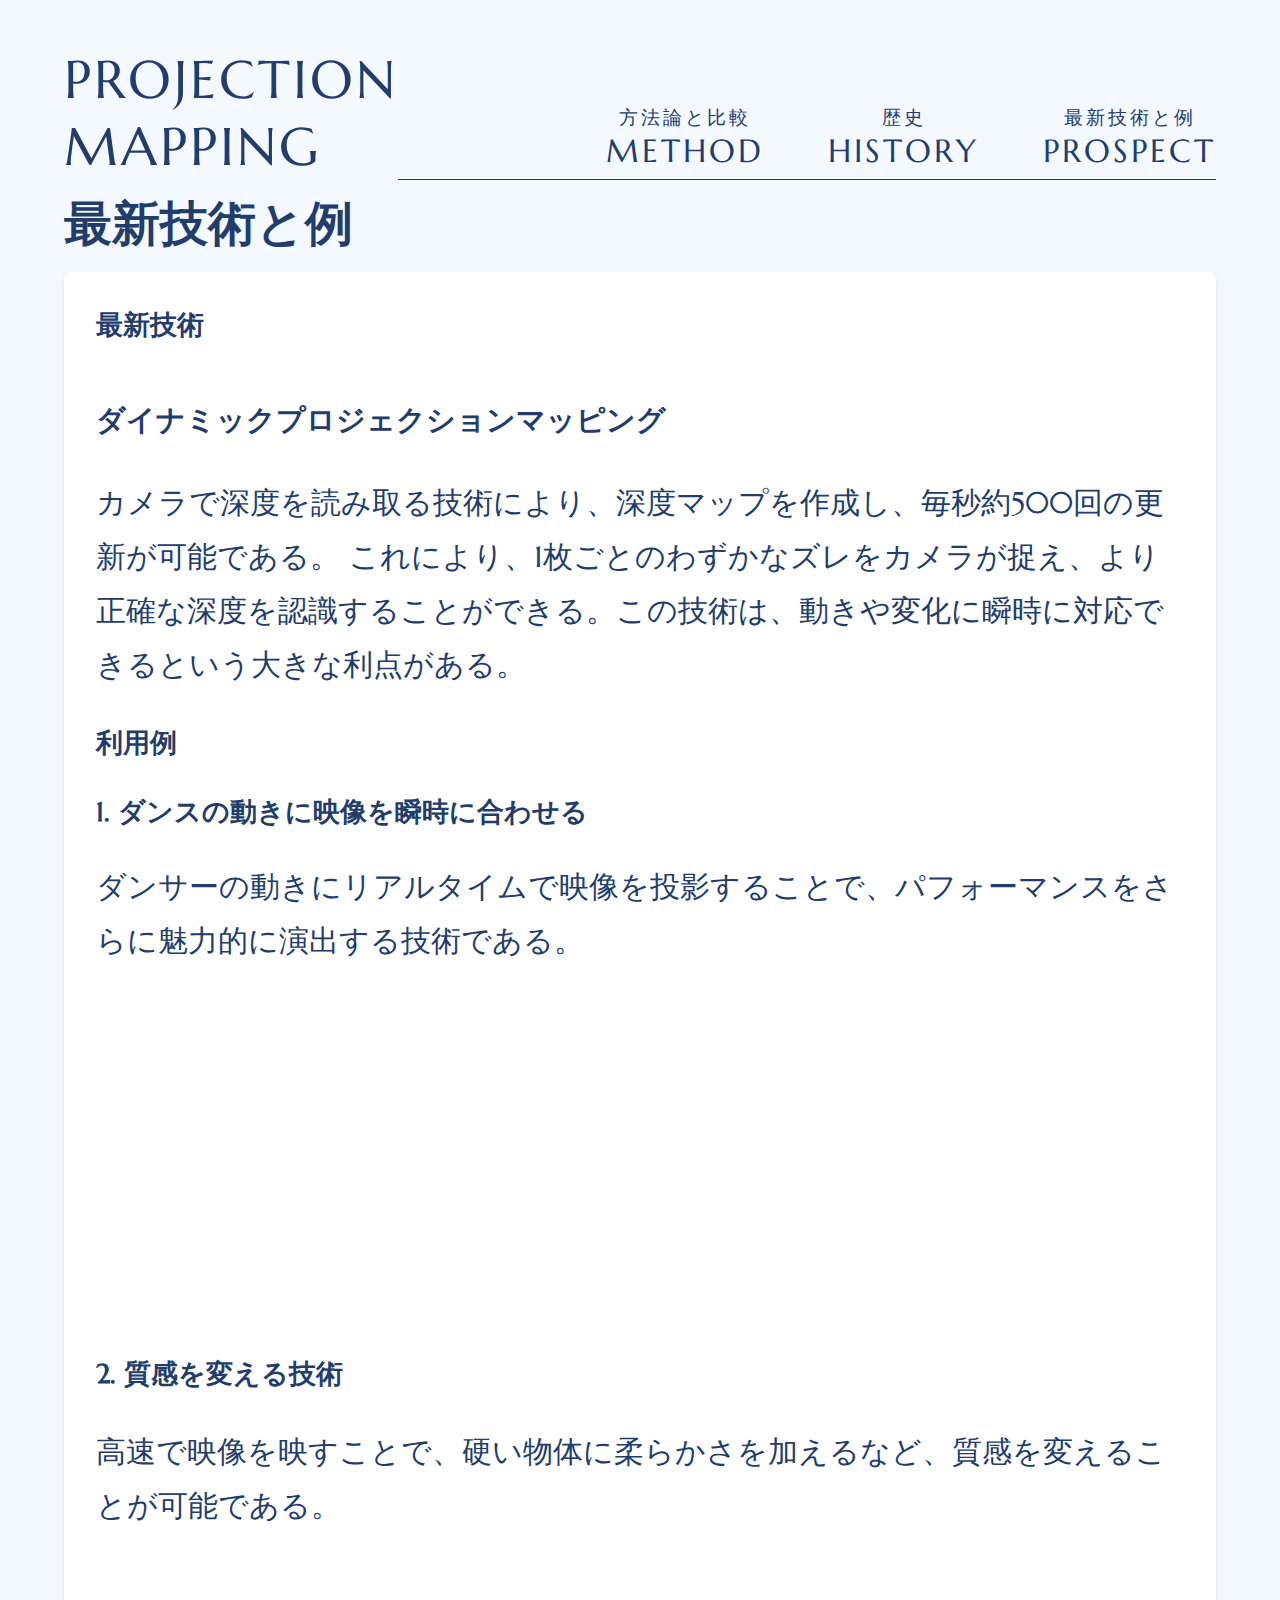
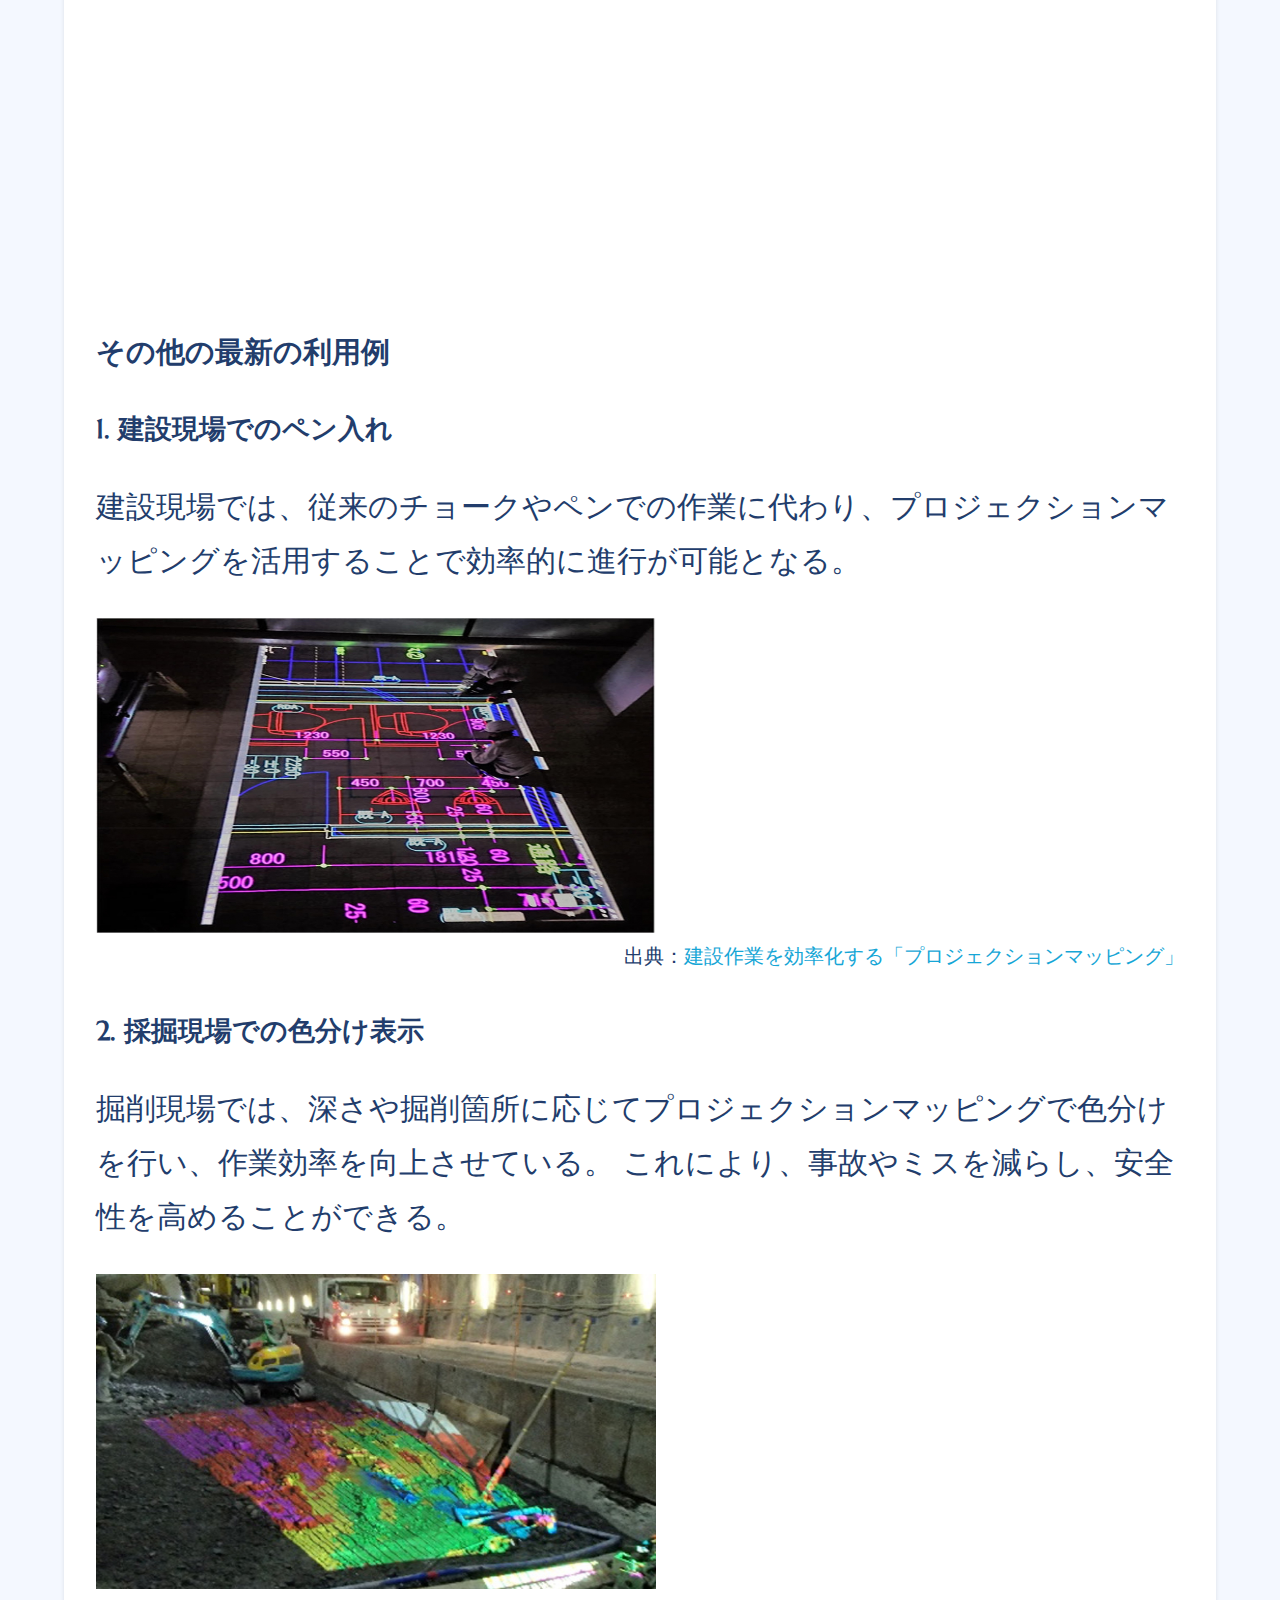
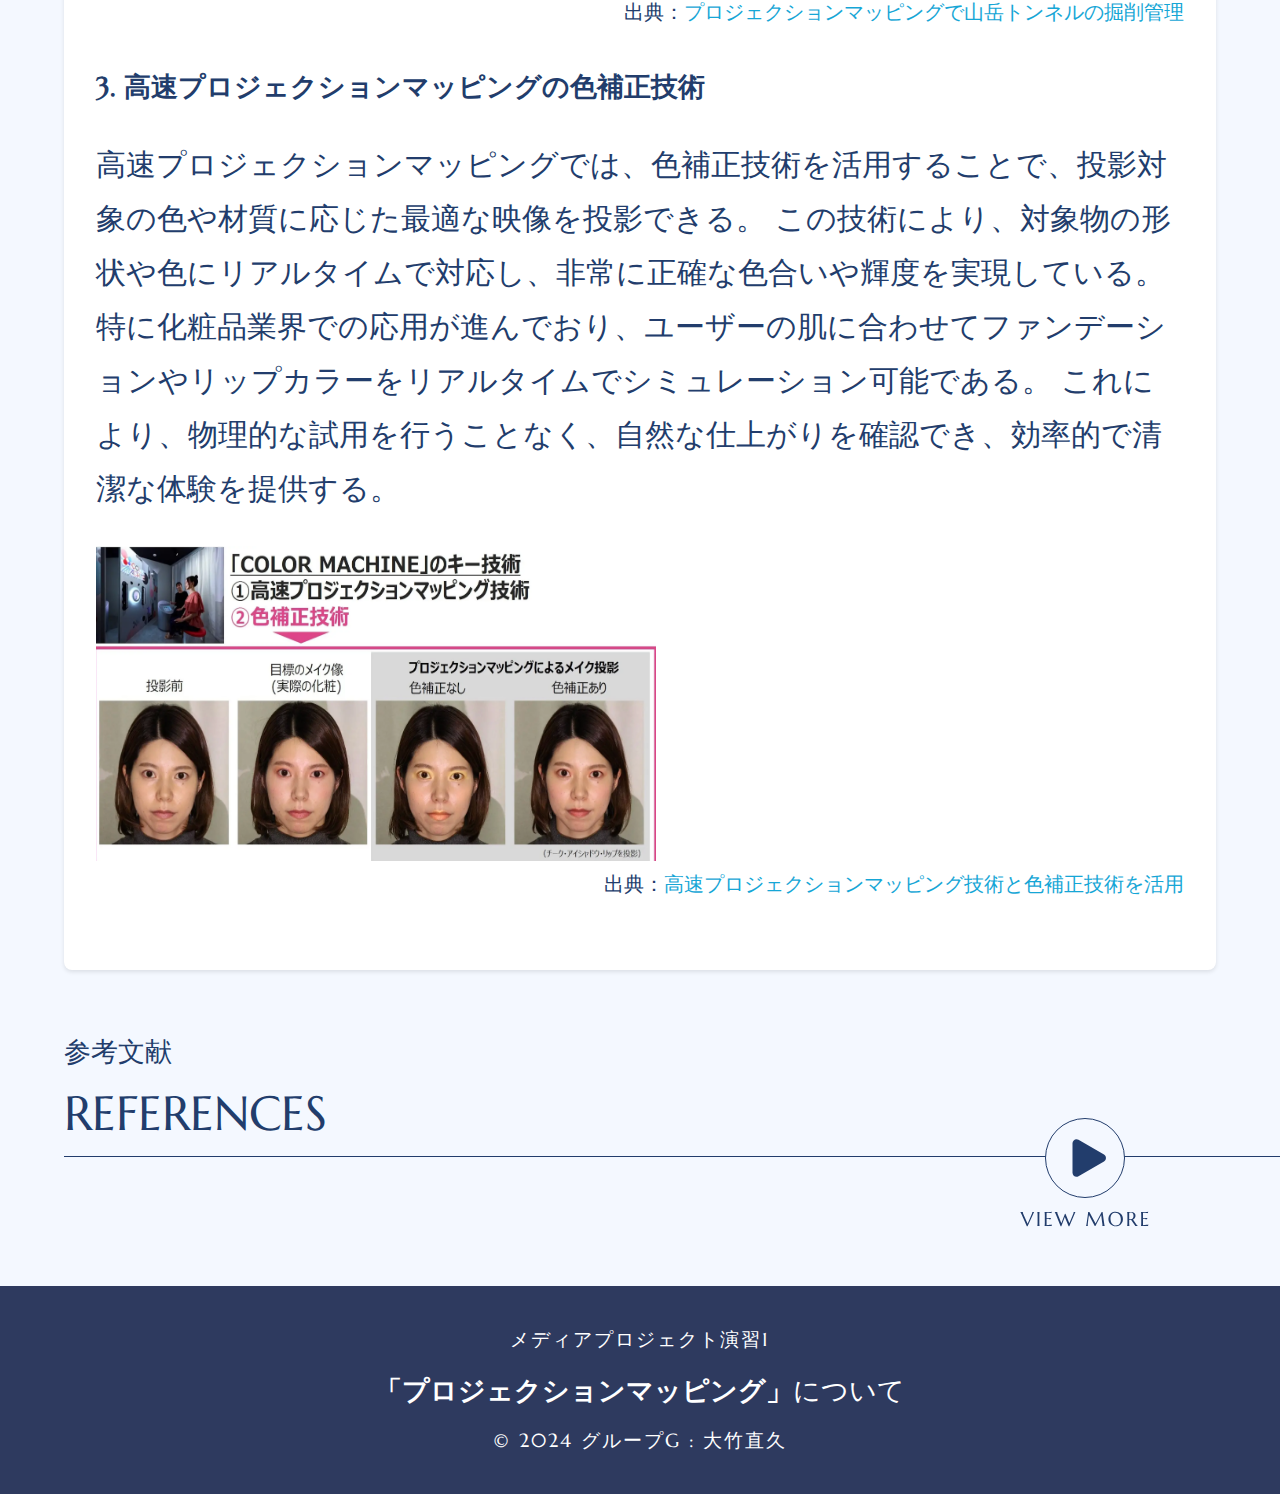
<file: prospect/prospect.html>
<!DOCTYPE HTML PUBLIC "-//W3C//DTD HTML 4.01 Transitional//EN">
<html>

<head>
    <meta charset="UTF-8">
    <link rel="preconnect" href="https://fonts.googleapis.com">
    <link rel="preconnect" href="https://fonts.gstatic.com" crossorigin>
    <link href="https://fonts.googleapis.com/css2?family=Marcellus+SC&display=swap" rel="stylesheet">
    <title>website_G</title>
    <link rel="stylesheet" href="website_G_otake.css">
</head>

<body>
    <header>
        <p class="title" onclick="goHome()">PROJECTION <br> MAPPING </p>

        <script>
            function goHome() {
                // ホームページにリダイレクトするコード
                window.location.href = "../index.html";
            }
        </script>

        <nav class="nav">
            <ul class="menu-group">
                <li class="menu-item">
                    <div class="menu-item-sub">
                        <a href="../method/projection.html">方法論と比較</a>
                        <div class="menu-item-main">
                            <a href="../method/projection.html">METHOD</a>
                        </div>
                    </div>
                </li>
                <li class="menu-item">
                    <div class="menu-item-sub">
                        <a href="../history/history.html">歴史</a>
                        <div class="menu-item-main">
                            <a href="../history/history.html">HISTORY</a>
                        </div>
                    </div>
                </li>
                <li class="menu-item">
                    <div class="menu-item-sub">
                        <a href="#">最新技術と例</a>
                        <div class="menu-item-main">
                            <a href="#">PROSPECT</a>
                        </div>
                    </div>
                </li>
            </ul>
            <div class="line"></div>
        </nav>
    </header>


    <main>
        <h1 class="sub-title">最新技術と例</h1>
        <section id="prospect" style="margin-bottom: 40px;">
            
            
            <h3 style="margin-bottom: 40px;">最新技術</h3>
            <h2 style="margin-bottom: 30px;">ダイナミックプロジェクションマッピング</h2>
            <p style="font-size: 30px; line-height: 1.8; margin-bottom: 30px;">
                カメラで深度を読み取る技術により、深度マップを作成し、毎秒約500回の更新が可能である。
                これにより、1枚ごとのわずかなズレをカメラが捉え、より正確な深度を認識することができる。この技術は、動きや変化に瞬時に対応できるという大きな利点がある。
            </p>
            
            <h3 style="margin-bottom: 30px;">利用例</h3>
            
            <h4 style="margin-bottom: 30px;">1. ダンスの動きに映像を瞬時に合わせる</h4>
            <p style="font-size: 30px; line-height: 1.8; margin-bottom: 30px;">
                ダンサーの動きにリアルタイムで映像を投影することで、パフォーマンスをさらに魅力的に演出する技術である。
            </p>
            <div style="text-align: left; margin-bottom: 40px;">
                <iframe width="560" height="315" src="https://www.youtube.com/embed/81L3gimwQ84?si=reFJQOgBLQWt97im" title="YouTube video player" frameborder="0" allow="accelerometer; autoplay; clipboard-write; encrypted-media; gyroscope; picture-in-picture; web-share" referrerpolicy="strict-origin-when-cross-origin" allowfullscreen></iframe>
            </div>
            
            <h3 style="margin-bottom: 30px;">2. 質感を変える技術</h3>
            <p style="font-size: 30px; line-height: 1.8; margin-bottom: 30px;">
                高速で映像を映すことで、硬い物体に柔らかさを加えるなど、質感を変えることが可能である。
            </p>
            <div style="text-align: left; margin-bottom: 40px;">
                <iframe width="560" height="315" src="https://www.youtube.com/embed/0azlfcN30yI?si=DL8y_5TP6lrGCUx5" title="YouTube video player" frameborder="0" allow="accelerometer; autoplay; clipboard-write; encrypted-media; gyroscope; picture-in-picture; web-share" referrerpolicy="strict-origin-when-cross-origin" allowfullscreen></iframe>
            </div>
        
            <h2 style="margin-bottom: 30px;">その他の最新の利用例</h2>
            
            <h3 style="margin-bottom: 30px;">1. 建設現場でのペン入れ</h3>
            <p style="font-size: 30px; line-height: 1.8; margin-bottom: 30px;">
                建設現場では、従来のチョークやペンでの作業に代わり、プロジェクションマッピングを活用することで効率的に進行が可能となる。
            </p>
            <img src="9C14doWSwza43iBTsC1ei6ECmPAKQRUqMXklCzo1.jpeg" alt="建設現場でのプロジェクションマッピング" class="standard-image" style="width: 560px; height: 315px; margin-bottom: 10px;">
            <p style="font-size: 20px; text-align: right; margin-bottom: 40px;">
                出典：<a href="https://newswitch.jp/p/30314" target="_blank">建設作業を効率化する「プロジェクションマッピング」</a>
            </p>
            
            <h3 style="margin-bottom: 30px;">2. 採掘現場での色分け表示</h3>
            <p style="font-size: 30px; line-height: 1.8; margin-bottom: 30px;">
                掘削現場では、深さや掘削箇所に応じてプロジェクションマッピングで色分けを行い、作業効率を向上させている。
                これにより、事故やミスを減らし、安全性を高めることができる。
            </p>
            <img src="2018-01_00-01.jpg" alt="採掘現場でのプロジェクションマッピング" class="standard-image" style="width: 560px; height: 315px; margin-bottom: 10px;">
            <p style="font-size: 20px; text-align: right; margin-bottom: 40px;">
                出典：<a href="https://www.shimz.co.jp/company/about/news-release/2017/2017015.html" target="_blank">プロジェクションマッピングで山岳トンネルの掘削管理</a>
            </p>
            
            <h3 style="margin-bottom: 30px;">3. 高速プロジェクションマッピングの色補正技術</h3>
            <p style="font-size: 30px; line-height: 1.8; margin-bottom: 30px;">
                高速プロジェクションマッピングでは、色補正技術を活用することで、投影対象の色や材質に応じた最適な映像を投影できる。
                この技術により、対象物の形状や色にリアルタイムで対応し、非常に正確な色合いや輝度を実現している。
                特に化粧品業界での応用が進んでおり、ユーザーの肌に合わせてファンデーションやリップカラーをリアルタイムでシミュレーション可能である。
                これにより、物理的な試用を行うことなく、自然な仕上がりを確認でき、効率的で清潔な体験を提供する。
            </p>
            <img src="irohosei.png" alt="高速プロジェクションマッピングの色補正技術" class="standard-image" style="width: 560px; height: 315px; margin-bottom: 10px;">
            <p style="font-size: 20px; text-align: right; margin-bottom: 40px;">
                出典：<a href="https://prtimes.jp/main/html/rd/p/000000383.000041232.html" target="_blank">高速プロジェクションマッピング技術と色補正技術を活用</a>
            </p>
        </section>

        <!--参考文献-->
        <p class="sub-strings" , style="margin-left: 5%; margin-top: 5%;">参考文献</p>
        <p class="sub-title" , style="margin-left: 5%; margin-top: 1%;">REFERENCES</p>
        <div class="method-line" , style="margin-left: 5%; margin-top: 1%;"></div>
        <a href="../references/references.html#prospect" class="image-button">
            <img src="photo3.svg" alt="Photo3" style="margin-left: 70%; margin-top: -4%;">
        </a>
    </main>
    

    <!--フッター-->
    <footer class="footer">
        <div class="footer-content">
            <p class="sub2-strings">メディアプロジェクト演習1</p>
            <p class="sub-strings"><strong>「プロジェクションマッピング」</strong>について</p>
            <p class="sub2-strings">&copy; 2024 グループG : 大竹直久</p>
        </div>
    </footer>
</body>

</html>
</file>
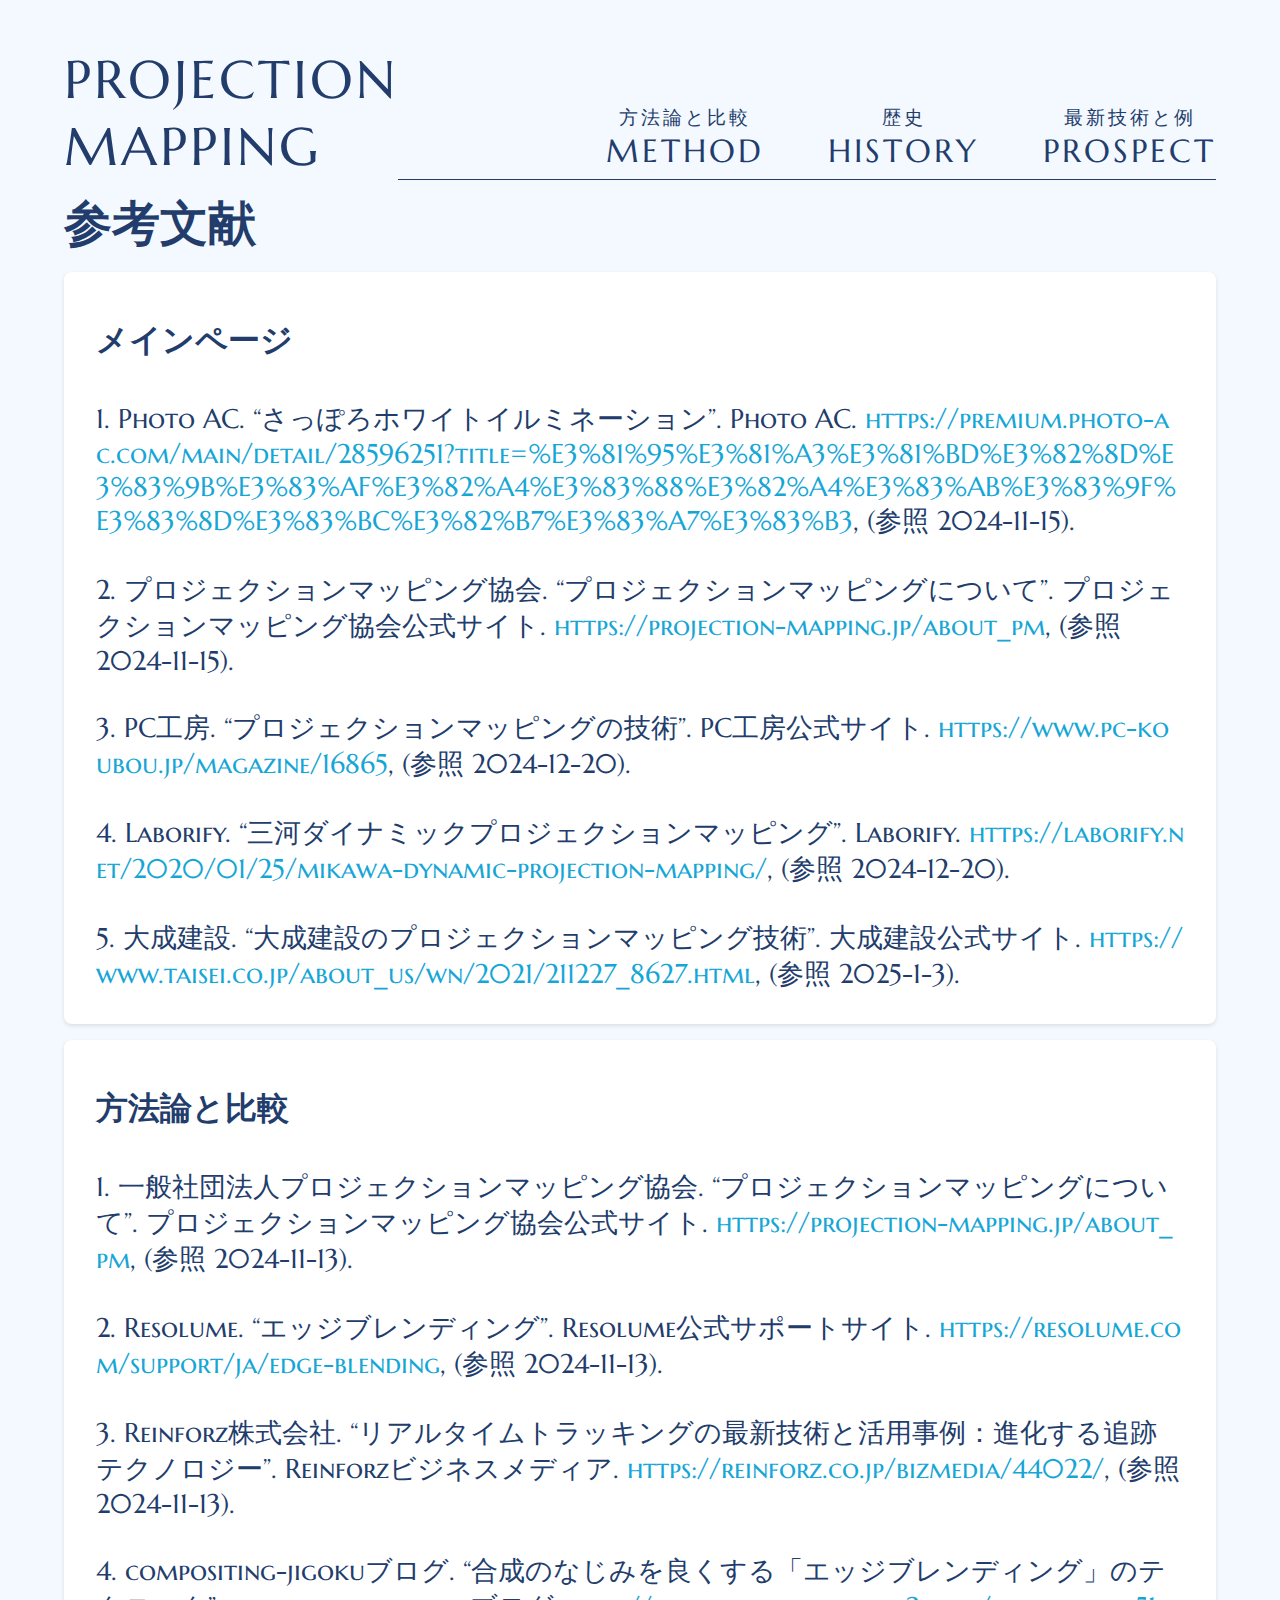
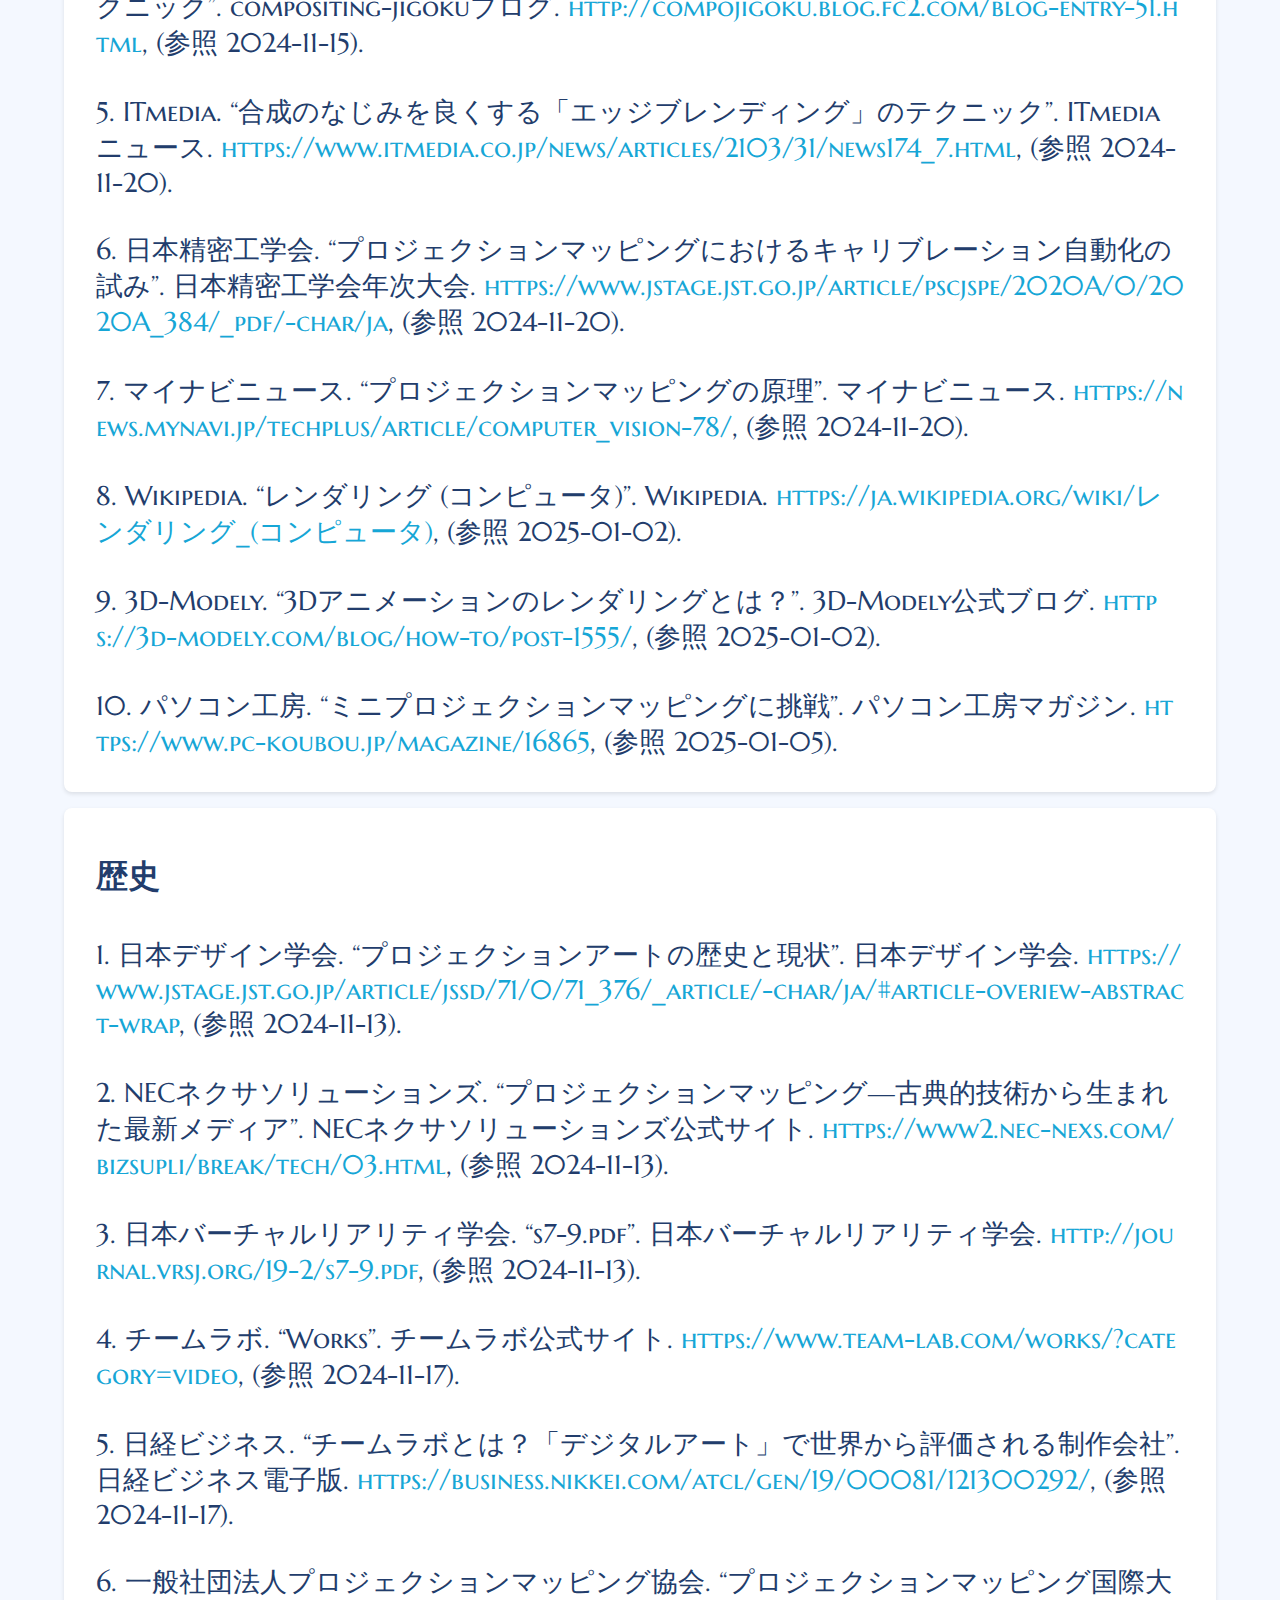
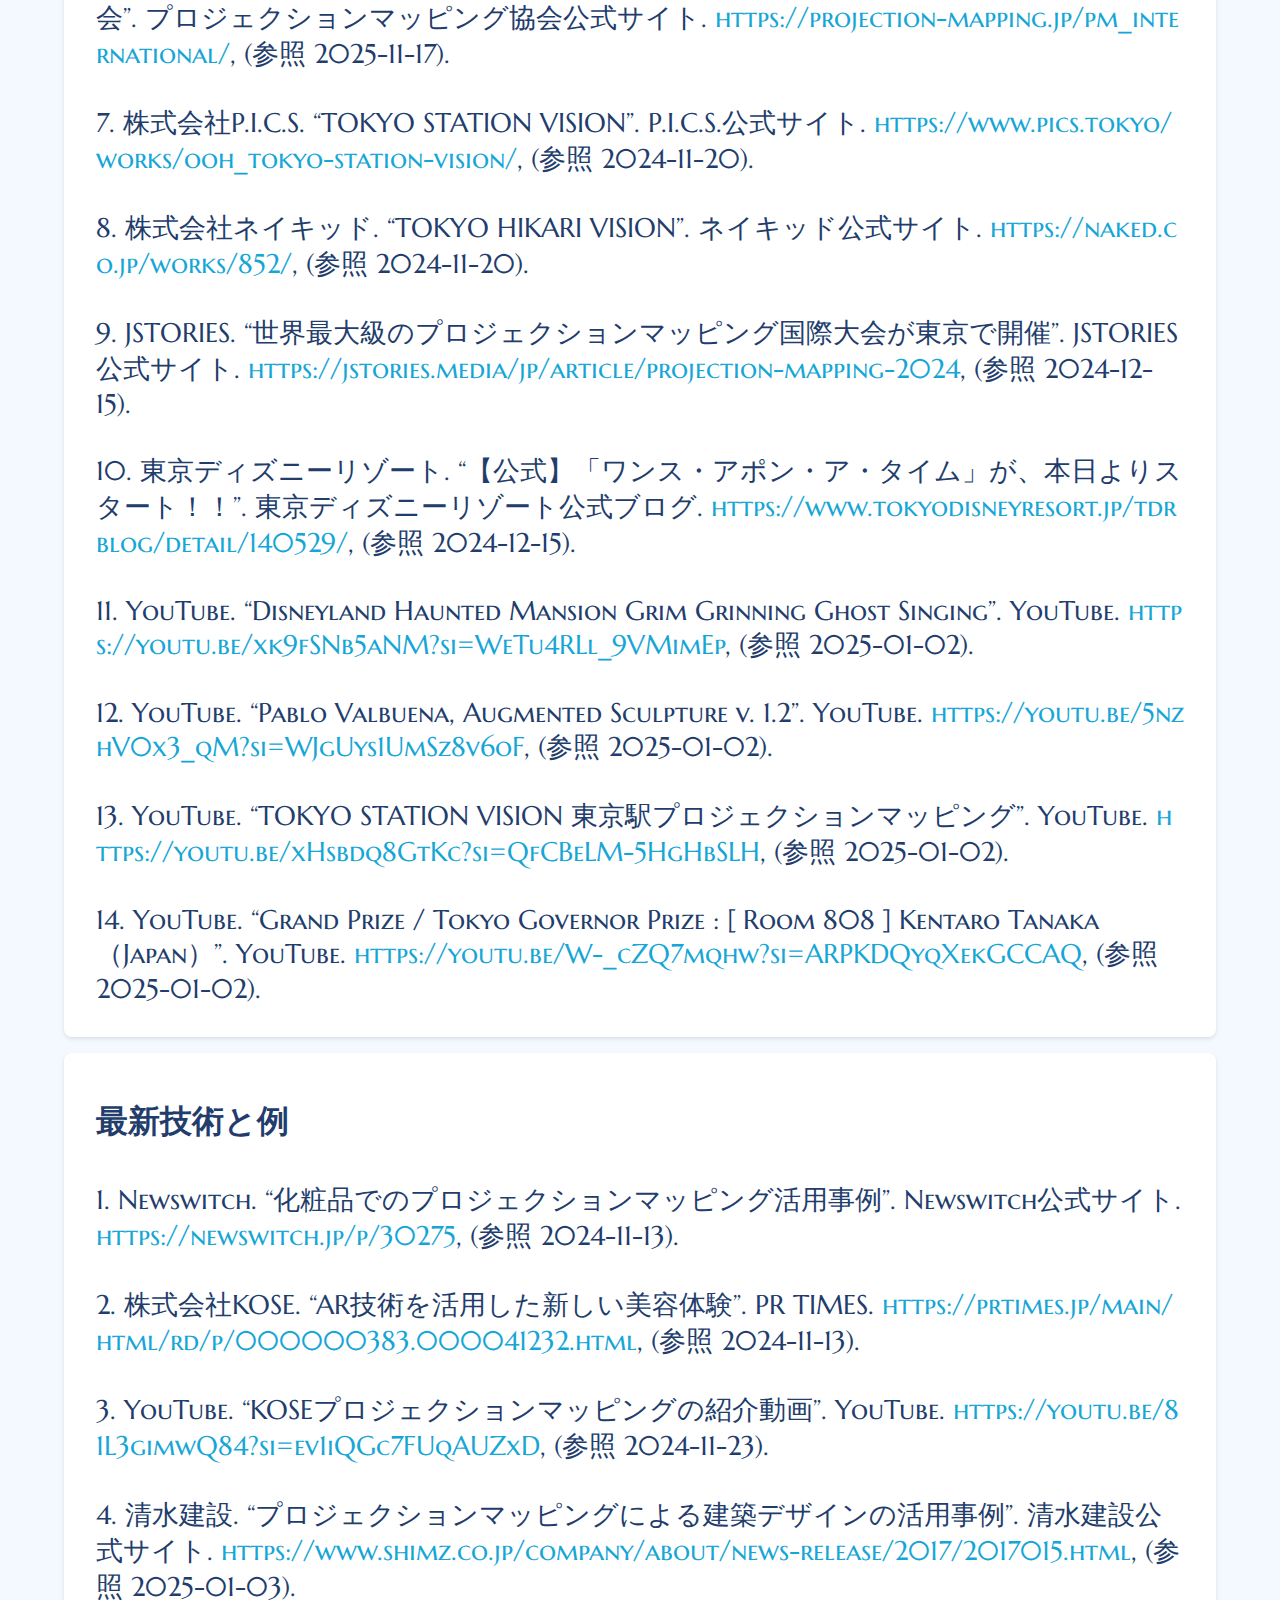
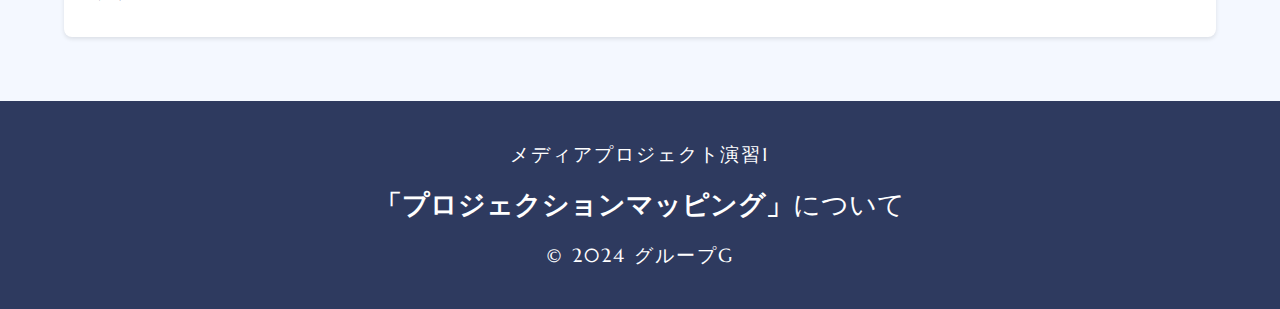
<file: references/references.html>
<!DOCTYPE HTML PUBLIC "-//W3C//DTD HTML 4.01 Transitional//EN">
<html>

<head>
    <meta charset="UTF-8">
    <link rel="preconnect" href="https://fonts.googleapis.com">
    <link rel="preconnect" href="https://fonts.gstatic.com" crossorigin>
    <link href="https://fonts.googleapis.com/css2?family=Marcellus+SC&family=Noto+Sans+JP&display=swap"
        rel="stylesheet">
    <title>website_G</title>
    <link rel="stylesheet" href="website_G_refe.css">
    <meta name="viewport" content="width=device-width, initial-scale=1.0">
</head>

<script>document.addEventListener('DOMContentLoaded', () => {
        const objects = document.querySelectorAll('.scroll-in');

        const cb = function (entries, observer) {
            entries.forEach(entry => {
                console.log(`IsIntersecting: ${entry.isIntersecting}`, entry.target);
                if (entry.isIntersecting) {
                    entry.target.classList.add('displayed');
                    observer.unobserve(entry.target);
                }
            });
        };

        const options = {
            root: null,
            rootMargin: "0px",
            threshold: 0.1
        };

        const io = new IntersectionObserver(cb, options);

        objects.forEach(object => {
            io.observe(object);
        });
    });</script>

<body>

    <!--ヘッダー-->
    <header>
        <p class="title">PROJECTION <br> MAPPING </p>

        <nav class="nav">
            <ul class="menu-group">
                <li class="menu-item">
                    <div class="menu-item-sub">
                        <a href="../method/projection.html">方法論と比較</a>
                        <div class="menu-item-main">
                            <a href="../method/projection.html">METHOD</a>
                        </div>
                    </div>
                </li>
                <li class="menu-item">
                    <div class="menu-item-sub">
                        <a href="../history/history.html">歴史</a>
                        <div class="menu-item-main">
                            <a href="../history/history.html">HISTORY</a>
                        </div>
                    </div>
                </li>
                <li class="menu-item">
                    <div class="menu-item-sub">
                        <a href="../prospect/prospect.html">最新技術と例</a>
                        <div class="menu-item-main">
                            <a href="../prospect/prospect.html">PROSPECT</a>
                        </div>
                    </div>
                </li>
            </ul>
            <div class="line"></div>
        </nav>

    </header>

    <main>
        <h1 class="sub-title" id="main">参考文献</h1>
        <section>
            <h2 class="strings">メインページ</h2><br>
            <p>
                1. Photo AC. “さっぽろホワイトイルミネーション”. Photo AC.
                <a
                    href="https://premium.photo-ac.com/main/detail/28596251?title=%E3%81%95%E3%81%A3%E3%81%BD%E3%82%8D%E3%83%9B%E3%83%AF%E3%82%A4%E3%83%88%E3%82%A4%E3%83%AB%E3%83%9F%E3%83%8D%E3%83%BC%E3%82%B7%E3%83%A7%E3%83%B3">
                    https://premium.photo-ac.com/main/detail/28596251?title=%E3%81%95%E3%81%A3%E3%81%BD%E3%82%8D%E3%83%9B%E3%83%AF%E3%82%A4%E3%83%88%E3%82%A4%E3%83%AB%E3%83%9F%E3%83%8D%E3%83%BC%E3%82%B7%E3%83%A7%E3%83%B3</a>,
                (参照 2024-11-15).
            </p>
            <br>
            <p>
                2. プロジェクションマッピング協会. “プロジェクションマッピングについて”. プロジェクションマッピング協会公式サイト.
                <a href="https://projection-mapping.jp/about_pm">https://projection-mapping.jp/about_pm</a>, (参照
                2024-11-15).
            </p>
            <br>
            <p>
                3. PC工房. “プロジェクションマッピングの技術”. PC工房公式サイト.
                <a href="https://www.pc-koubou.jp/magazine/16865">https://www.pc-koubou.jp/magazine/16865</a>, (参照
                2024-12-20).
            </p>
            <br>
            <p>
                4. Laborify. “三河ダイナミックプロジェクションマッピング”. Laborify.
                <a
                    href="https://laborify.net/2020/01/25/mikawa-dynamic-projection-mapping/">https://laborify.net/2020/01/25/mikawa-dynamic-projection-mapping/</a>,
                (参照 2024-12-20).
            </p>
            <br>
            <p>
                5. 大成建設. “大成建設のプロジェクションマッピング技術”. 大成建設公式サイト.
                <a
                    href="https://www.taisei.co.jp/about_us/wn/2021/211227_8627.html">https://www.taisei.co.jp/about_us/wn/2021/211227_8627.html</a>,
                (参照 2025-1-3).
            </p>

        </section>

        <section id="method">
            <h2 class="strings">方法論と比較</h2><br>
            <p>
                1. 一般社団法人プロジェクションマッピング協会. “プロジェクションマッピングについて”.
                プロジェクションマッピング協会公式サイト.
                <a href="https://projection-mapping.jp/about_pm">https://projection-mapping.jp/about_pm</a>, (参照
                2024-11-13).
            </p>
            <br>
            <p>
                2. Resolume. “エッジブレンディング”. Resolume公式サポートサイト.
                <a
                    href="https://resolume.com/support/ja/edge-blending">https://resolume.com/support/ja/edge-blending</a>,
                (参照 2024-11-13).
            </p>
            <br>
            <p>
                3. Reinforz株式会社. “リアルタイムトラッキングの最新技術と活用事例：進化する追跡テクノロジー”. Reinforzビジネスメディア.
                <a href="https://reinforz.co.jp/bizmedia/44022/">https://reinforz.co.jp/bizmedia/44022/</a>, (参照
                2024-11-13).
            </p>
            <br>
            <p>
                4. compositing-jigokuブログ. “合成のなじみを良くする「エッジブレンディング」のテクニック”. compositing-jigokuブログ.
                <a
                    href="http://compojigoku.blog.fc2.com/blog-entry-51.html">http://compojigoku.blog.fc2.com/blog-entry-51.html</a>,
                (参照 2024-11-15).
            </p>
            <br>
            <p>
                5. ITmedia. “合成のなじみを良くする「エッジブレンディング」のテクニック”. ITmediaニュース.
                <a
                    href="https://www.itmedia.co.jp/news/articles/2103/31/news174_7.html">https://www.itmedia.co.jp/news/articles/2103/31/news174_7.html</a>,
                (参照 2024-11-20).
            </p>
            <br>
            <p>
                6. 日本精密工学会. “プロジェクションマッピングにおけるキャリブレーション自動化の試み”. 日本精密工学会年次大会.
                <a
                    href="https://www.jstage.jst.go.jp/article/pscjspe/2020A/0/2020A_384/_pdf/-char/ja#:~:text=%E3%83%97%E3%83%AD%E3%82%B8%E3%82%A7%E3%82%AF%E3%82%B7%E3%83%A7%E3%83%B3%E3%83%9E%E3%83%83%E3%83%94%E3%83%B3%E3%82%B0%E3%81%A8%E3%81%AF%EF%BC%8C%E5%87%B9%E5%87%B8,%E6%A5%AD%E3%82%92%E3%82%AD%E3%83%A3%E3%83%AA%E3%83%96%E3%83%AC%E3%83%BC%E3%82%B7%E3%83%A7%E3%83%B3%E3%81%A8%E3%81%84%E3%81%86%EF%BC%8E">https://www.jstage.jst.go.jp/article/pscjspe/2020A/0/2020A_384/_pdf/-char/ja</a>,
                (参照 2024-11-20).
            </p>
            <br>
            <p>
                7. マイナビニュース. “プロジェクションマッピングの原理”. マイナビニュース.
                <a
                    href="https://news.mynavi.jp/techplus/article/computer_vision-78/">https://news.mynavi.jp/techplus/article/computer_vision-78/</a>,
                (参照 2024-11-20).
            </p>
            <br>
            <p>
                8. Wikipedia. “レンダリング (コンピュータ)”. Wikipedia.
                <a
                    href="https://ja.wikipedia.org/wiki/%E3%83%AC%E3%83%B3%E3%83%80%E3%83%AA%E3%83%B3%E3%82%B0_(%E3%82%B3%E3%83%B3%E3%83%94%E3%83%A5%E3%83%BC%E3%82%BF)">https://ja.wikipedia.org/wiki/レンダリング_(コンピュータ)</a>,
                (参照 2025-01-02).
            </p>
            <br>
            <p>
                9. 3D-Modely. “3Dアニメーションのレンダリングとは？”. 3D-Modely公式ブログ.
                <a href="https://3d-modely.com/blog/how-to/post-1555/">https://3d-modely.com/blog/how-to/post-1555/</a>,
                (参照 2025-01-02).
            </p>
            <br>
            <p>
                10. パソコン工房. “ミニプロジェクションマッピングに挑戦”. パソコン工房マガジン.
                <a href="https://www.pc-koubou.jp/magazine/16865">https://www.pc-koubou.jp/magazine/16865</a>, (参照
                2025-01-05).
            </p>
        </section>
        </div>

        <section id="history">
            <h2 class="strings">歴史</h2><br>
            <p>
                1. 日本デザイン学会. “プロジェクションアートの歴史と現状”. 日本デザイン学会.
                <a
                    href="https://www.jstage.jst.go.jp/article/jssd/71/0/71_376/_article/-char/ja/#article-overiew-abstract-wrap">https://www.jstage.jst.go.jp/article/jssd/71/0/71_376/_article/-char/ja/#article-overiew-abstract-wrap</a>,
                (参照 2024-11-13).
            </p>
            <br>
            <p>
                2. NECネクサソリューションズ. “プロジェクションマッピング―古典的技術から生まれた最新メディア”. NECネクサソリューションズ公式サイト.
                <a
                    href="https://www2.nec-nexs.com/bizsupli/break/tech/03.html">https://www2.nec-nexs.com/bizsupli/break/tech/03.html</a>,
                (参照 2024-11-13).
            </p>
            <br>
            <p>
                3. 日本バーチャルリアリティ学会. “s7-9.pdf”. 日本バーチャルリアリティ学会.
                <a href="http://journal.vrsj.org/19-2/s7-9.pdf">http://journal.vrsj.org/19-2/s7-9.pdf</a>, (参照
                2024-11-13).
            </p>
            <br>
            <p>
                4. チームラボ. “Works”. チームラボ公式サイト.
                <a
                    href="https://www.team-lab.com/works/?category=video">https://www.team-lab.com/works/?category=video</a>,
                (参照 2024-11-17).
            </p>
            <br>
            <p>
                5. 日経ビジネス. “チームラボとは？「デジタルアート」で世界から評価される制作会社”. 日経ビジネス電子版.
                <a
                    href="https://business.nikkei.com/atcl/gen/19/00081/121300292/">https://business.nikkei.com/atcl/gen/19/00081/121300292/</a>,
                (参照 2024-11-17).
            </p>
            <br>
            <p>
                6. 一般社団法人プロジェクションマッピング協会. “プロジェクションマッピング国際大会”. プロジェクションマッピング協会公式サイト.
                <a
                    href="https://projection-mapping.jp/pm_international/">https://projection-mapping.jp/pm_international/</a>,
                (参照 2025-11-17).
            </p>
            <br>
            <p>
                7. 株式会社P.I.C.S. “TOKYO STATION VISION”. P.I.C.S.公式サイト.
                <a
                    href="https://www.pics.tokyo/works/ooh_tokyo-station-vision/">https://www.pics.tokyo/works/ooh_tokyo-station-vision/</a>,
                (参照 2024-11-20).
            </p>
            <br>
            <p>
                8. 株式会社ネイキッド. “TOKYO HIKARI VISION”. ネイキッド公式サイト.
                <a href="https://naked.co.jp/works/852/">https://naked.co.jp/works/852/</a>, (参照 2024-11-20).
            </p>
            <br>
            <p>
                9. JSTORIES. “世界最大級のプロジェクションマッピング国際大会が東京で開催”. JSTORIES公式サイト.
                <a
                    href="https://jstories.media/jp/article/projection-mapping-2024">https://jstories.media/jp/article/projection-mapping-2024</a>,
                (参照 2024-12-15).
            </p>
            <br>
            <p>
                10. 東京ディズニーリゾート. “【公式】「ワンス・アポン・ア・タイム」が、本日よりスタート！！”. 東京ディズニーリゾート公式ブログ.
                <a
                    href="https://www.tokyodisneyresort.jp/tdrblog/detail/140529/">https://www.tokyodisneyresort.jp/tdrblog/detail/140529/</a>,
                (参照 2024-12-15).
            </p>
            <br>
            <p>
                11. YouTube. “Disneyland Haunted Mansion Grim Grinning Ghost Singing”. YouTube.
                <a
                    href="https://youtu.be/xk9fSNb5aNM?si=WeTu4RLl_9VMimEp">https://youtu.be/xk9fSNb5aNM?si=WeTu4RLl_9VMimEp</a>,
                (参照 2025-01-02).
            </p>
            <br>
            <p>
                12. YouTube. “Pablo Valbuena, Augmented Sculpture v. 1.2”. YouTube.
                <a
                    href="https://youtu.be/5nzhV0x3_qM?si=WJgUys1UmSz8v6oF">https://youtu.be/5nzhV0x3_qM?si=WJgUys1UmSz8v6oF</a>,
                (参照 2025-01-02).
            </p>
            <br>
            <p>
                13. YouTube. “TOKYO STATION VISION 東京駅プロジェクションマッピング”. YouTube.
                <a
                    href="https://youtu.be/xHsbdq8GtKc?si=QfCBeLM-5HgHbSLH">https://youtu.be/xHsbdq8GtKc?si=QfCBeLM-5HgHbSLH</a>,
                (参照 2025-01-02).
            </p>
            <br>
            <p>
                14. YouTube. “Grand Prize / Tokyo Governor Prize : [ Room 808 ] Kentaro Tanaka（Japan）”. YouTube.
                <a
                    href="https://youtu.be/W-_cZQ7mqhw?si=ARPKDQyqXekGCCAQ">https://youtu.be/W-_cZQ7mqhw?si=ARPKDQyqXekGCCAQ</a>,
                (参照 2025-01-02).
            </p>




        </section>


        <section id="prospect">
            <h2 class="strings">最新技術と例</h2><br>
            <p>
                1. Newswitch. “化粧品でのプロジェクションマッピング活用事例”. Newswitch公式サイト.
                <a href="https://newswitch.jp/p/30275">https://newswitch.jp/p/30275</a>, (参照 2024-11-13).
            </p>
            <br>
            <p>
                2. 株式会社KOSE. “AR技術を活用した新しい美容体験”. PR TIMES.
                <a
                    href="https://prtimes.jp/main/html/rd/p/000000383.000041232.html">https://prtimes.jp/main/html/rd/p/000000383.000041232.html</a>,
                (参照 2024-11-13).
            </p>
            <br>
            <p>
                3. YouTube. “KOSEプロジェクションマッピングの紹介動画”. YouTube.
                <a
                    href="https://youtu.be/81L3gimwQ84?si=ev1iQGc7FUqAUZxD">https://youtu.be/81L3gimwQ84?si=ev1iQGc7FUqAUZxD</a>,
                (参照 2024-11-23).
            </p>
            <br>
            <p>
                4. 清水建設. “プロジェクションマッピングによる建築デザインの活用事例”. 清水建設公式サイト.
                <a
                    href="https://www.shimz.co.jp/company/about/news-release/2017/2017015.html">https://www.shimz.co.jp/company/about/news-release/2017/2017015.html</a>,
                (参照 2025-01-03).
            </p>
        </section>
    </main>

    <!--フッター-->
    <footer class="footer" style="margin-top: 5%;">
        <div class="footer-content">
            <p class="sub2-strings">メディアプロジェクト演習1</p>
            <p class="sub-strings"><strong>「プロジェクションマッピング」</strong>について</p>
            <p class="sub2-strings">&copy; 2024 グループG</p>
        </div>
    </footer>
</body>

</html>
</file>
<file: website_G.css>
* {
    margin: 0;
    padding: 0;
    box-sizing: border-box;
}

.box {
    width: 100vw;
    height: 100vh;
  }

body {
    background-color: #F4F8FF;
    color: #223D6C;
    font-family: "Marcellus SC", "Noto Serif JP", serif;
}


main {
    padding-top: 15%;
    font-family: "Marcellus SC", "Noto Sans JP", sans-serif;
}

.nav {
    flex-grow: 1;
}

/* headerのcss */
header {
    display: flex;
    justify-content: space-between;
    align-items: flex-end;
    width: 100%;
    min-height: 20vh;
    background-color: #F4F8FF;
    font-family: "Marcellus SC", serif;
    font-size: 40pt;
    font-weight: 300;
    letter-spacing: 3px;
    position: fixed;
    z-index: 9999;
    padding: 0% 5%;
}

/* ３項目のボタンのcss */
.menu-group {
    list-style: none;
    text-align: center;
    justify-content: flex-end;
    display: flex;
    gap: 4rem;
    padding-bottom: 1%;
}

.menu-group .menu-item-sub a {
    font-size: 14pt;
}

.menu-group .menu-item-main a {
    font-size: 24pt;
}

/* ３項目を押したら少し拡大する */
.menu-item:hover {
    text-decoration: none;
    transform: scale(1.25);
    /* ホバー時に25%拡大 */
}

/* タイトルを押したら少し拡大する */
.title:hover {
    text-decoration: none;
    transform: scale(1.1);
    /* ホバー時に25%拡大 */
}

.line {
    width: 100%;
    height: 1px;
    background-color: #223D6C;
}

/* ここからが本文のcss */
.main-title {
    font-size: 40pt;
    font-weight: 300;
    letter-spacing: 3px;
    /* 文字間隔 */
    font-family: "Marcellus SC", "Noto Serif JP", serif;
}

.sub-title {
    font-size: 36pt;
    font-weight: 300;
    letter-spacing: 3px;
    /* 文字間隔 */
    font-family: "Marcellus SC", "Noto Serif JP", serif;

}

.sub2-title {
    font-size: 30pt;
    font-weight: 300;
    letter-spacing: 3px;
    /* 文字間隔 */
    font-family: "Marcellus SC", "Noto Serif JP", serif;

}

.strings {
    font-size: 20pt;
    font-weight: 300;
    letter-spacing: 2px;
    /* 文字間隔 */
    font-family: "Marcellus SC", "Noto Serif JP", serif;
}

.sub-strings {
    font-size: 16pt;
    font-weight: 300;
    letter-spacing: 2px;
    /* 文字間隔 */
    font-family: "Marcellus SC", "Noto Serif JP", serif;
}

.sub2-strings {
    font-size: 14pt;
    font-weight: 100;
    letter-spacing: 2px;
    /* 文字間隔 */
    font-family: "Marcellus SC", "Noto Serif JP", serif;
}

.vertical-sub-strings {
    writing-mode: vertical-rl;
    /* 縦書き */
    font-size: 16pt;
    /* フォントサイズ */
    font-weight: 100;
    letter-spacing: 5px;
    /* 文字間隔 */
    font-family: "Marcellus SC", "Noto Serif JP", serif;
}

.image-button img:hover {
    transform: scale(1.20); /* ホバー時に拡大 */
  }

.about-section {
    display: flex;
    justify-content: center;
    align-items: center;
    padding: 10% 0%;
}

.about-container {
    width: 100%;
    height: 800px;
    background-color: #223D6C;
    /* 四角の背景色 */
    color: #F4F8FF;
    /* テキストの色 */
    padding: 60px;
    text-align: center;
}

.about-line {
    width: 100%;
    /* ラインの幅 */
    height: 0.1%;
    /* ラインの高さ */
    background-color: #F4F8FF;
    /* ラインの色 */
    margin: 0 auto;
    /* 要素自体を中央揃え */
}

.method-line {
    width: 1365px;
    height: 1.0px;
    background-color: #223D6C;
    /* ラインの色を指定 */
    margin-right: 0;
    margin-bottom: 1%;
    /* 下に余白を追加 */
}

.content-wrapper {
    display: flex;
    justify-content: center;
    align-items: flex-start;
    margin: 0px auto;
    margin-top: -1%;
    margin-bottom: 10%;
    /* 下に余白を追加 */

}

.text-and-photo {
    position: relative;
    /* 親要素に相対位置を指定 */
    width: 377px;
    height: 379px;
    margin: 5% auto;
}

.history-line {
    border-left: 1.0px solid #223D6C;
    height: 400px;
    width: 0;
}

.history-section {
    margin-left: 5%;

}

.prospect-line {
    width: 630px;
    height: 1.0px;
    background-color: #223D6C;
    /* ラインの色を指定 */
}

.prospect-margin {
    margin-bottom: 100vh;
}

.footer {
    background-color: #2E3A5F; /* フッターの背景色 (例: ダークブルー) */
    color: white; /* 文字の色 */
    text-align: center; /* テキストを中央揃え */
    padding: 30px 0; /* 上下の余白を設定 */
    font-family: "Noto Serif JP", serif;
    line-height: 2.0; /* 行間を設定 */
  }
  
  .footer-content p {
    margin: 5px 0; /* 各段落の間隔を設定 */
  }

 /* 動きをつけるCSSアニメーション */
 .scroll-in {
    opacity: 0;
    transform: translateY(50px);
    transition: opacity 1.5s ease, transform 1.5s ease;
}

.scroll-in.displayed {
    opacity: 1;
    transform: translateY(0);
}


.displayed {
    animation: fadeUp 1s forwards;
  }
  
  @keyframes fadeUp {
    0% {
      opacity: 0;
      transform: translateY(100px); /* 初期位置を少し下に */
    }
    100% {
      opacity: 1;
      transform: translateY(0); /* 元の位置 */
    }
  }
</file>
<file: history/website_G_niho.css>
* {
    margin: 0;
    padding: 0;
    box-sizing: border-box;
}

body {
    background-color: #F4F8FF;
    color: #223D6C;
    font-family: "Marcellus SC", "Noto Serif JP", serif;
}


main {
    padding-top: 15%;    
    /* font-family: "Marcellus SC", "Noto Sans JP", sans-serif; */
}

.nav {
    flex-grow: 1;
}

.title:hover {
    text-decoration: none;
    transform: scale(1.1);
    /* ホバー時に25%拡大 */
}

/* headerのcss */
header {
    display: flex;
    justify-content: space-between;
    align-items: flex-end;
    width: 100%;
    min-height: 20vh;
    background-color: #F4F8FF;
    font-family: "Marcellus SC", serif;
    font-size: 40pt;
    font-weight: 300;
    letter-spacing: 3px;
    position: fixed;
    z-index: 9999;
    padding: 0% 5%;
}

/* ３項目のボタンのcss */
.menu-group {
    list-style: none;
    text-align: center;
    justify-content: flex-end;
    display: flex;
    gap: 4rem;
    padding-bottom: 1%;
}

.menu-group .menu-item-sub a {
    font-size: 14pt;
}

.menu-group .menu-item-main a {
    font-size: 24pt;
}

/* ３項目を押したら少し拡大する */
.menu-item:hover {
    text-decoration: none;
    transform: scale(1.25);
    /* ホバー時に25%拡大 */
}

.menu-group .menu-item a{
    color: #223D6C;
    list-style: none;
    text-decoration: none;
}

.line {
    width: 100%;
    height: 1px;
    background-color: #223D6C;
    /* ラインの色を指定 */
    /* 下に余白を追加 */
}

/* ここからが本文のcss */
.main-title {
    font-size: 48pt;
    font-family: "Marcellus SC", "Noto Serif JP", serif;
    margin-bottom: 20px; /* 下に余白を追加 */
}

.sub-title {
    font-size: 36pt;
    font-family: "Marcellus SC", "Noto Serif JP", serif;
}

.strings {
    font-size: 20pt;
    font-family: "Marcellus SC", "Noto Serif JP", serif;
}

.sub-strings {
    font-size: 16pt;
    font-family: "Marcellus SC", "Noto Serif JP", serif;
}

/* 追加 */

main{/*ヘッダー分*/
    padding-left: 5%; 
    padding-right: 5%;
}

.p-strings {/*本文*/
    font-size: 20pt;
    background: white; /* 背景色を白に設定 */
    border-radius: 8px; /* 角を8px丸める */
    box-shadow: 0 2px 4px rgba(0, 0, 0, 0.1); /* 軽い影を付けて立体感を演出 */
    padding: 1em;
    margin-top:2%;
    margin-bottom: 5%;
}

.timeline-back{/*年表の背景*/
    background-color:white;
    border-radius: 8px; /* 角を8px丸める */
    box-shadow: 0 2px 4px rgba(0, 0, 0, 0.1); /* 軽い影を付けて立体感を演出 */
}

.timeline-item {/*縦線*/
    display: flex; /*横並び */
    border-left: 6px solid #FFC6D9; /* 縦棒の線 */
    font-size: 20pt;
    margin-left: 1%;
    flex-wrap: wrap; /* 折り返しを許可 */
}

.timeline-item .circle {/*丸*/
    width: 20px; /* 丸のサイズ */
    height: 20px;
    background-color: #FFC6D9; /* 丸の色 */
    border-radius: 50%; /* 丸くする */
    margin: 18px 8px 50px -14px;
    flex-shrink: 0;
}
.timeline-item .text {/*文章*/
    display: flex;
    flex-direction: column; /* 縦に並べる */
    flex: 1; /* 余分なスペースを取る */
}

.timeline-item .date {/*年代*/
    font-weight: bold; /* 年代を強調 */
    color: #223D6C;
    margin-top: 10px;
    margin-bottom: 5px; /* 年代と内容の間にスペースを追加 */
}

.timeline-item .content {/*出来事*/
    background-color: #F4F8FF;
    padding: 5px 10px;
    max-width: 100%;
    display: block;
    flex: 1;
    min-height: 20px;
}

.timeline-item .detail {/*詳細*/
    display: flex; /* 横並びにする */
    background:#F4F8FF;
    padding: 5px;
}

.timeline-item .de-p {/*詳細の本文*/
    font-size: 16pt;
    margin-left: 5px;
    padding-right: 1em;
    margin-bottom: 5px;
}

.timeline-item .movie {/*動画付きの本文*/
    font-size: 16pt;
    width: 53%;
    margin-right: 15px;
    margin-bottom: 5px;
}

.timeline-item .detail iframe{
    margin-bottom: 1%;
    margin-left: 5%;
    margin-right: 1%;
}

/* summary全体のクリック範囲を無効化 */
details summary {
    list-style: none;
    cursor: default; /* ポインターを通常の矢印に */
}

details summary::-webkit-details-marker {
    display: none; /* 標準の矢印アイコンを非表示 */
}

.toggle-button {/* ボタンのデザイン */
    background: none;
    border: none;
    padding: 0;
    cursor: pointer;
}

.toggle-button img {/*ボタンサイズ*/
    width: 120px;
    height: 55px;
    object-fit: contain;
}




/* footerのcss */
.footer {
    background-color: #2E3A5F; /* フッターの背景色 (例: ダークブルー) */
    color: white; /* 文字の色 */
    text-align: center; /* テキストを中央揃え */
    padding: 30px 0; /* 上下の余白を設定 */
    font-family: "Noto Serif JP", serif;
    line-height: 2.0; /* 行間を設定 */
  }
  
  .footer-content p {
    margin: 5px 0; /* 各段落の間隔を設定 */
  }

/* footerのcss */
.sub2-title {
    font-size: 30pt;
    font-weight: 300;
    letter-spacing: 3px;
    /* 文字間隔 */
    font-family: "Marcellus SC", "Noto Serif JP", serif;

}

.sub2-strings {
    font-size: 14pt;
    font-weight: 100;
    letter-spacing: 2px;
    /* 文字間隔 */
    font-family: "Marcellus SC", "Noto Serif JP", serif;
}

.image-button img:hover {
    transform: scale(1.20); /* ホバー時に拡大 */
  }

.method-line {
    width: 1365px;
    height: 1.0px;
    background-color: #223D6C;
    /* ラインの色を指定 */
    margin-right: 0;
    margin-bottom: 1%;
    /* 下に余白を追加 */
}
</file>
<file: method/website_G_yuto.css>
* {
    margin: 0;
    padding: 0;
    box-sizing: border-box;
}

body {
    background-color: #F4F8FF;
    color: #223D6C;
    font-family: "Marcellus SC", "Noto Serif JP", serif;
}


main {
    padding-top: 15%;
    /* font-family: "Marcellus SC", "Noto Sans JP", sans-serif; */
}

.nav {
    flex-grow: 1;
}

.title:hover {
    text-decoration: none;
    transform: scale(1.1);
    /* ホバー時に25%拡大 */
}

/* headerのcss */
header {
    display: flex;
    justify-content: space-between;
    align-items: flex-end;
    width: 100%;
    min-height: 20vh;
    background-color: #F4F8FF;
    font-family: "Marcellus SC", serif;
    font-size: 40pt;
    font-weight: 300;
    letter-spacing: 3px;
    position: fixed;
    z-index: 9999;
    padding: 0% 5%;
}

/* ３項目のボタンのcss */
.menu-group {
    list-style: none;
    text-align: center;
    justify-content: flex-end;
    display: flex;
    gap: 4rem;
    padding-bottom: 1%;
}

.menu-group .menu-item-sub a {
    font-size: 14pt;
}

.menu-group .menu-item-main a {
    font-size: 24pt;
}

/* ３項目を押したら少し拡大する */
.menu-item:hover {
    text-decoration: none;
    transform: scale(1.25);
    /* ホバー時に25%拡大 */
}

.menu-group .menu-item a{
    color: #223D6C;
    list-style: none;
    text-decoration: none;
}

.line {
    width: 100%;
    height: 1px;
    background-color: #223D6C;
    /* ラインの色を指定 */
    /* 下に余白を追加 */
}


/* ここからが本文のcss */
.main-title {
    font-size: 48pt;
    font-family: "Marcellus SC", "Noto Serif JP", serif;
}

.sub-title {
    font-size: 36pt;
    font-family: "Marcellus SC", "Noto Serif JP", serif;
}

.strings {
    font-size: 24pt;
    font-family: "Marcellus SC", "Noto Serif JP", serif;
}

.sub-strings {
    font-size: 20pt;
    font-family: "Marcellus SC", "Noto Serif JP", serif;
}
/*ここから追加分*/
section {
    padding: 2rem; /* 内側の余白を設定 */
    margin: 1rem auto; /* 上下に1remの余白を設定し、中央揃え */
    max-width: 90%; /* セクションの最大幅を800pxに制限 */
    background: white; /* 背景色を白に設定 */
    border-radius: 8px; /* 角を8px丸める */
    box-shadow: 0 2px 4px rgba(0, 0, 0, 0.1); /* 軽い影を付けて立体感を演出 */
    font-size: 20pt;
}

/* 見出し（h1、h2）のスタイル */
h1{
    font-size: 24pt;
    color: #223D6C; /* 濃い青色の文字色を設定 */
    padding-left: 5%;
}
h2{
    font-size: 22pt;
    color: #223D6C; /* 濃い青色の文字色を設定 */
padding-top: 15px;
padding-bottom: 5px;

}
h3 {
    color: #223D6C; /* 濃い青色の文字色を設定 */
    padding-bottom: 3px;
    padding-top: 3px;
    font-size: 20pt;
}

/* リスト（ul）のスタイル */
ul {
    margin: 0; /* 外側の余白をリセット */
    padding-left: 20px; /* 左側に20pxのインデントを設定 */
}

/* リスト項目（li）のスタイル */
li {
    font-size: 20pt;
}

/* テーブル全体のスタイル */
table {
    width: 100%; /* テーブルの幅を親要素に合わせる */
    border-collapse: collapse; /* セルの境界線を重ねてスッキリ見せる */
    margin: 20px 0; /* 上下に20pxの余白を設定 */
    font-size: 18pt;
    text-align: left; /* 左揃えで内容を整える */
}

/* テーブルのヘッダー（th）とデータセル（td）のスタイル */
th, td {
    border: 1px solid #ddd; /* セルの境界線を薄いグレーで描画 */
    padding: 10px; /* セル内に12pxの余白を設定 */
}

/* テーブルヘッダー（th）の追加スタイル */
th {
    background-color: #f4f4f4; /* ヘッダーの背景色を薄いグレーに設定 */
    text-align: center; /* テキストを中央揃えに設定 */
}

/* テーブルの偶数行のスタイル */
tr:nth-child(even) {
    background-color: #f9f9f9; /* 偶数行に薄いグレーの背景色を付けて視認性を向上 */
}

/* footerのcss */
.footer {
    background-color: #2E3A5F; /* フッターの背景色 (例: ダークブルー) */
    color: white; /* 文字の色 */
    text-align: center; /* テキストを中央揃え */
    padding: 30px 0; /* 上下の余白を設定 */
    font-family: "Noto Serif JP", serif;
    line-height: 2.0; /* 行間を設定 */
  }
  
  .footer-content p {
    margin: 5px 0; /* 各段落の間隔を設定 */
  }


/* footerの文字css */
.sub2-title {
    font-size: 30pt;
    font-weight: 300;
    letter-spacing: 3px;
    /* 文字間隔 */
    font-family: "Marcellus SC", "Noto Serif JP", serif;

}

.sub2-strings {
    font-size: 14pt;
    font-weight: 100;
    letter-spacing: 2px;
    /* 文字間隔 */
    font-family: "Marcellus SC", "Noto Serif JP", serif;
}

a {
    color: rgb(22, 166, 214);
    text-decoration: none; 
  }
  
  a:hover {
    color: rgb(107, 66, 255);
  }


.image-button img:hover {
    transform: scale(1.20); /* ホバー時に拡大 */
  }

.method-line {
    width: 1365px;
    height: 1.0px;
    background-color: #223D6C;
    /* ラインの色を指定 */
    margin-right: 0;
    margin-bottom: 1%;
    /* 下に余白を追加 */
}
</file>
<file: prospect/website_G_otake.css>
* {
    margin: 0;
    padding: 0;
    box-sizing: border-box;
}

body {
    background-color: #F4F8FF;
    color: #223D6C;
    font-family: "Marcellus SC", "Noto Serif JP", serif;
}


main {
    padding-top: 15%;
    /* font-family: "Marcellus SC", "Noto Sans JP", sans-serif; */
}

.nav {
    flex-grow: 1;
}

.title:hover {
    text-decoration: none;
    transform: scale(1.1);
    /* ホバー時に25%拡大 */
}

/* headerのcss */
header {
    display: flex;
    justify-content: space-between;
    align-items: flex-end;
    width: 100%;
    min-height: 20vh;
    background-color: #F4F8FF;
    font-family: "Marcellus SC", serif;
    font-size: 40pt;
    font-weight: 300;
    letter-spacing: 3px;
    position: fixed;
    z-index: 9999;
    padding: 0% 5%;
}

/* ３項目のボタンのcss */
.menu-group {
    list-style: none;
    text-align: center;
    justify-content: flex-end;
    display: flex;
    gap: 4rem;
    padding-bottom: 1%;
}

.menu-group .menu-item-sub a {
    font-size: 14pt;
}

.menu-group .menu-item-main a {
    font-size: 24pt;
}

/* ３項目を押したら少し拡大する */
.menu-item:hover {
    text-decoration: none;
    transform: scale(1.25);
    /* ホバー時に25%拡大 */
}

.menu-group .menu-item a{
    color: #223D6C;
    list-style: none;
    text-decoration: none;
}

.line {
    width: 100%;
    height: 1px;
    background-color: #223D6C;
    /* ラインの色を指定 */
    /* 下に余白を追加 */
}


/* ここからが本文のcss */
.main-title {
    font-size: 48pt;
    font-family: "Marcellus SC", "Noto Serif JP", serif;
}

.sub-title {
    font-size: 36pt;
    font-family: "Marcellus SC", "Noto Serif JP", serif;
}

.strings {
    font-size: 24pt;
    font-family: "Marcellus SC", "Noto Serif JP", serif;
}

.sub-strings {
    font-size: 20pt;
    font-family: "Marcellus SC", "Noto Serif JP", serif;
}
/*ここから追加分*/
section {
    padding: 2rem; /* 内側の余白を設定 */
    margin: 1rem auto; /* 上下に1remの余白を設定し、中央揃え */
    max-width: 90%; /* セクションの最大幅を800pxに制限 */
    background: white; /* 背景色を白に設定 */
    border-radius: 8px; /* 角を8px丸める */
    box-shadow: 0 2px 4px rgba(0, 0, 0, 0.1); /* 軽い影を付けて立体感を演出 */
    font-size: 20pt;
}

/* 見出し（h1、h2）のスタイル */
h1{
    font-size: 24pt;
    color: #223D6C; /* 濃い青色の文字色を設定 */
    padding-left: 5%;
}
h2{
    font-size: 22pt;
    color: #223D6C; /* 濃い青色の文字色を設定 */
padding-top: 15px;
padding-bottom: 5px;

}
h3 {
    color: #223D6C; /* 濃い青色の文字色を設定 */
    padding-bottom: 3px;
    padding-top: 3px;
    font-size: 20pt;
}

/* リスト（ul）のスタイル */
ul {
    margin: 0; /* 外側の余白をリセット */
    padding-left: 20px; /* 左側に20pxのインデントを設定 */
}

/* リスト項目（li）のスタイル */
li {
    font-size: 20pt;
}

/* テーブル全体のスタイル */
table {
    width: 100%; /* テーブルの幅を親要素に合わせる */
    border-collapse: collapse; /* セルの境界線を重ねてスッキリ見せる */
    margin: 20px 0; /* 上下に20pxの余白を設定 */
    font-size: 18pt;
    text-align: left; /* 左揃えで内容を整える */
}

/* テーブルのヘッダー（th）とデータセル（td）のスタイル */
th, td {
    border: 1px solid #ddd; /* セルの境界線を薄いグレーで描画 */
    padding: 10px; /* セル内に12pxの余白を設定 */
}

/* テーブルヘッダー（th）の追加スタイル */
th {
    background-color: #f4f4f4; /* ヘッダーの背景色を薄いグレーに設定 */
    text-align: center; /* テキストを中央揃えに設定 */
}

/* テーブルの偶数行のスタイル */
tr:nth-child(even) {
    background-color: #f9f9f9; /* 偶数行に薄いグレーの背景色を付けて視認性を向上 */
}

/* footerのcss */
.footer {
    background-color: #2E3A5F; /* フッターの背景色 (例: ダークブルー) */
    color: white; /* 文字の色 */
    text-align: center; /* テキストを中央揃え */
    padding: 30px 0; /* 上下の余白を設定 */
    font-family: "Noto Serif JP", serif;
    line-height: 2.0; /* 行間を設定 */
  }
  
  .footer-content p {
    margin: 5px 0; /* 各段落の間隔を設定 */
  }


/* footerの文字css */
.sub2-title {
    font-size: 30pt;
    font-weight: 300;
    letter-spacing: 3px;
    /* 文字間隔 */
    font-family: "Marcellus SC", "Noto Serif JP", serif;

}

.sub2-strings {
    font-size: 14pt;
    font-weight: 100;
    letter-spacing: 2px;
    /* 文字間隔 */
    font-family: "Marcellus SC", "Noto Serif JP", serif;
}

a {
    color: rgb(22, 166, 214); 
    text-decoration: none; 
  }
  
  a:hover {
    color: rgb(107, 66, 255);
  }

  .image-button img:hover {
    transform: scale(1.20); /* ホバー時に拡大 */
  }

  .method-line {
    width: 1365px;
    height: 1.0px;
    background-color: #223D6C;
    /* ラインの色を指定 */
    margin-right: 0;
    margin-bottom: 1%;
    /* 下に余白を追加 */
}
</file>
<file: references/website_G_refe.css>
* {
    margin: 0;
    padding: 0;
    box-sizing: border-box;
}

body {
    background-color: #F4F8FF;
    color: #223D6C;
    font-family: "Marcellus SC", "Noto Serif JP", serif;
}


main {
    padding-top: 15%;
    /* font-family: "Marcellus SC", "Noto Sans JP", sans-serif; */
}

.nav {
    flex-grow: 1;
}

.title:hover {
    text-decoration: none;
    transform: scale(1.1);
    /* ホバー時に25%拡大 */
}

/* headerのcss */
header {
    display: flex;
    justify-content: space-between;
    align-items: flex-end;
    width: 100%;
    min-height: 20vh;
    background-color: #F4F8FF;
    font-family: "Marcellus SC", serif;
    font-size: 40pt;
    font-weight: 300;
    letter-spacing: 3px;
    position: fixed;
    z-index: 9999;
    padding: 0% 5%;
}

/* ３項目のボタンのcss */
.menu-group {
    list-style: none;
    text-align: center;
    justify-content: flex-end;
    display: flex;
    gap: 4rem;
    padding-bottom: 1%;
}

.menu-group .menu-item-sub a {
    font-size: 14pt;
}

.menu-group .menu-item-main a {
    font-size: 24pt;
}

/* ３項目を押したら少し拡大する */
.menu-item:hover {
    text-decoration: none;
    transform: scale(1.25);
    /* ホバー時に25%拡大 */
}

.menu-group .menu-item a{
    color: #223D6C;
    list-style: none;
    text-decoration: none;
}

.line {
    width: 100%;
    height: 1px;
    background-color: #223D6C;
    /* ラインの色を指定 */
    /* 下に余白を追加 */
}


/* ここからが本文のcss */
.main-title {
    font-size: 48pt;
    font-family: "Marcellus SC", "Noto Serif JP", serif;
}

.sub-title {
    font-size: 36pt;
    font-family: "Marcellus SC", "Noto Serif JP", serif;
}

.strings {
    font-size: 24pt;
    font-family: "Marcellus SC", "Noto Serif JP", serif;
}

.sub-strings {
    font-size: 20pt;
    font-family: "Marcellus SC", "Noto Serif JP", serif;
}
/*ここから追加分*/
section {
    padding: 2rem; /* 内側の余白を設定 */
    margin: 1rem auto; /* 上下に1remの余白を設定し、中央揃え */
    max-width: 90%; /* セクションの最大幅を800pxに制限 */
    background: white; /* 背景色を白に設定 */
    border-radius: 8px; /* 角を8px丸める */
    box-shadow: 0 2px 4px rgba(0, 0, 0, 0.1); /* 軽い影を付けて立体感を演出 */
    font-size: 20pt;
}

/* 見出し（h1、h2）のスタイル */
h1{
    font-size: 24pt;
    color: #223D6C; /* 濃い青色の文字色を設定 */
    padding-left: 5%;
}
h2{
    font-size: 22pt;
    color: #223D6C; /* 濃い青色の文字色を設定 */
padding-top: 15px;
padding-bottom: 5px;

}
h3 {
    color: #223D6C; /* 濃い青色の文字色を設定 */
    padding-bottom: 3px;
    padding-top: 3px;
    font-size: 20pt;
}

/* リスト（ul）のスタイル */
ul {
    margin: 0; /* 外側の余白をリセット */
    padding-left: 20px; /* 左側に20pxのインデントを設定 */
}

/* リスト項目（li）のスタイル */
li {
    font-size: 20pt;
}

/* テーブル全体のスタイル */
table {
    width: 100%; /* テーブルの幅を親要素に合わせる */
    border-collapse: collapse; /* セルの境界線を重ねてスッキリ見せる */
    margin: 20px 0; /* 上下に20pxの余白を設定 */
    font-size: 18pt;
    text-align: left; /* 左揃えで内容を整える */
}

/* テーブルのヘッダー（th）とデータセル（td）のスタイル */
th, td {
    border: 1px solid #ddd; /* セルの境界線を薄いグレーで描画 */
    padding: 10px; /* セル内に12pxの余白を設定 */
}

/* テーブルヘッダー（th）の追加スタイル */
th {
    background-color: #f4f4f4; /* ヘッダーの背景色を薄いグレーに設定 */
    text-align: center; /* テキストを中央揃えに設定 */
}

/* テーブルの偶数行のスタイル */
tr:nth-child(even) {
    background-color: #f9f9f9; /* 偶数行に薄いグレーの背景色を付けて視認性を向上 */
}

/* footerのcss */
.footer {
    background-color: #2E3A5F; /* フッターの背景色 (例: ダークブルー) */
    color: white; /* 文字の色 */
    text-align: center; /* テキストを中央揃え */
    padding: 30px 0; /* 上下の余白を設定 */
    font-family: "Noto Serif JP", serif;
    line-height: 2.0; /* 行間を設定 */
  }
  
  .footer-content p {
    margin: 5px 0; /* 各段落の間隔を設定 */
  }


/* footerの文字css */
.sub2-title {
    font-size: 30pt;
    font-weight: 300;
    letter-spacing: 3px;
    /* 文字間隔 */
    font-family: "Marcellus SC", "Noto Serif JP", serif;

}

.sub2-strings {
    font-size: 14pt;
    font-weight: 100;
    letter-spacing: 2px;
    /* 文字間隔 */
    font-family: "Marcellus SC", "Noto Serif JP", serif;
}

a {
    color: rgb(22, 166, 214); 
    text-decoration: none; 
    word-wrap: break-word;
    word-break: break-all;
  }
  
  a:hover {
    color: rgb(107, 66, 255);
  }


  .image-button img:hover {
    transform: scale(1.20); /* ホバー時に拡大 */
  }

  .method-line {
    width: 1365px;
    height: 1.0px;
    background-color: #223D6C;
    /* ラインの色を指定 */
    margin-right: 0;
    margin-bottom: 1%;
    /* 下に余白を追加 */
}

html {
    scroll-behavior: smooth;
    scroll-padding-top: 20%; /* ヘッダの高さ分だけ余白を追加 */
  }
</file>
